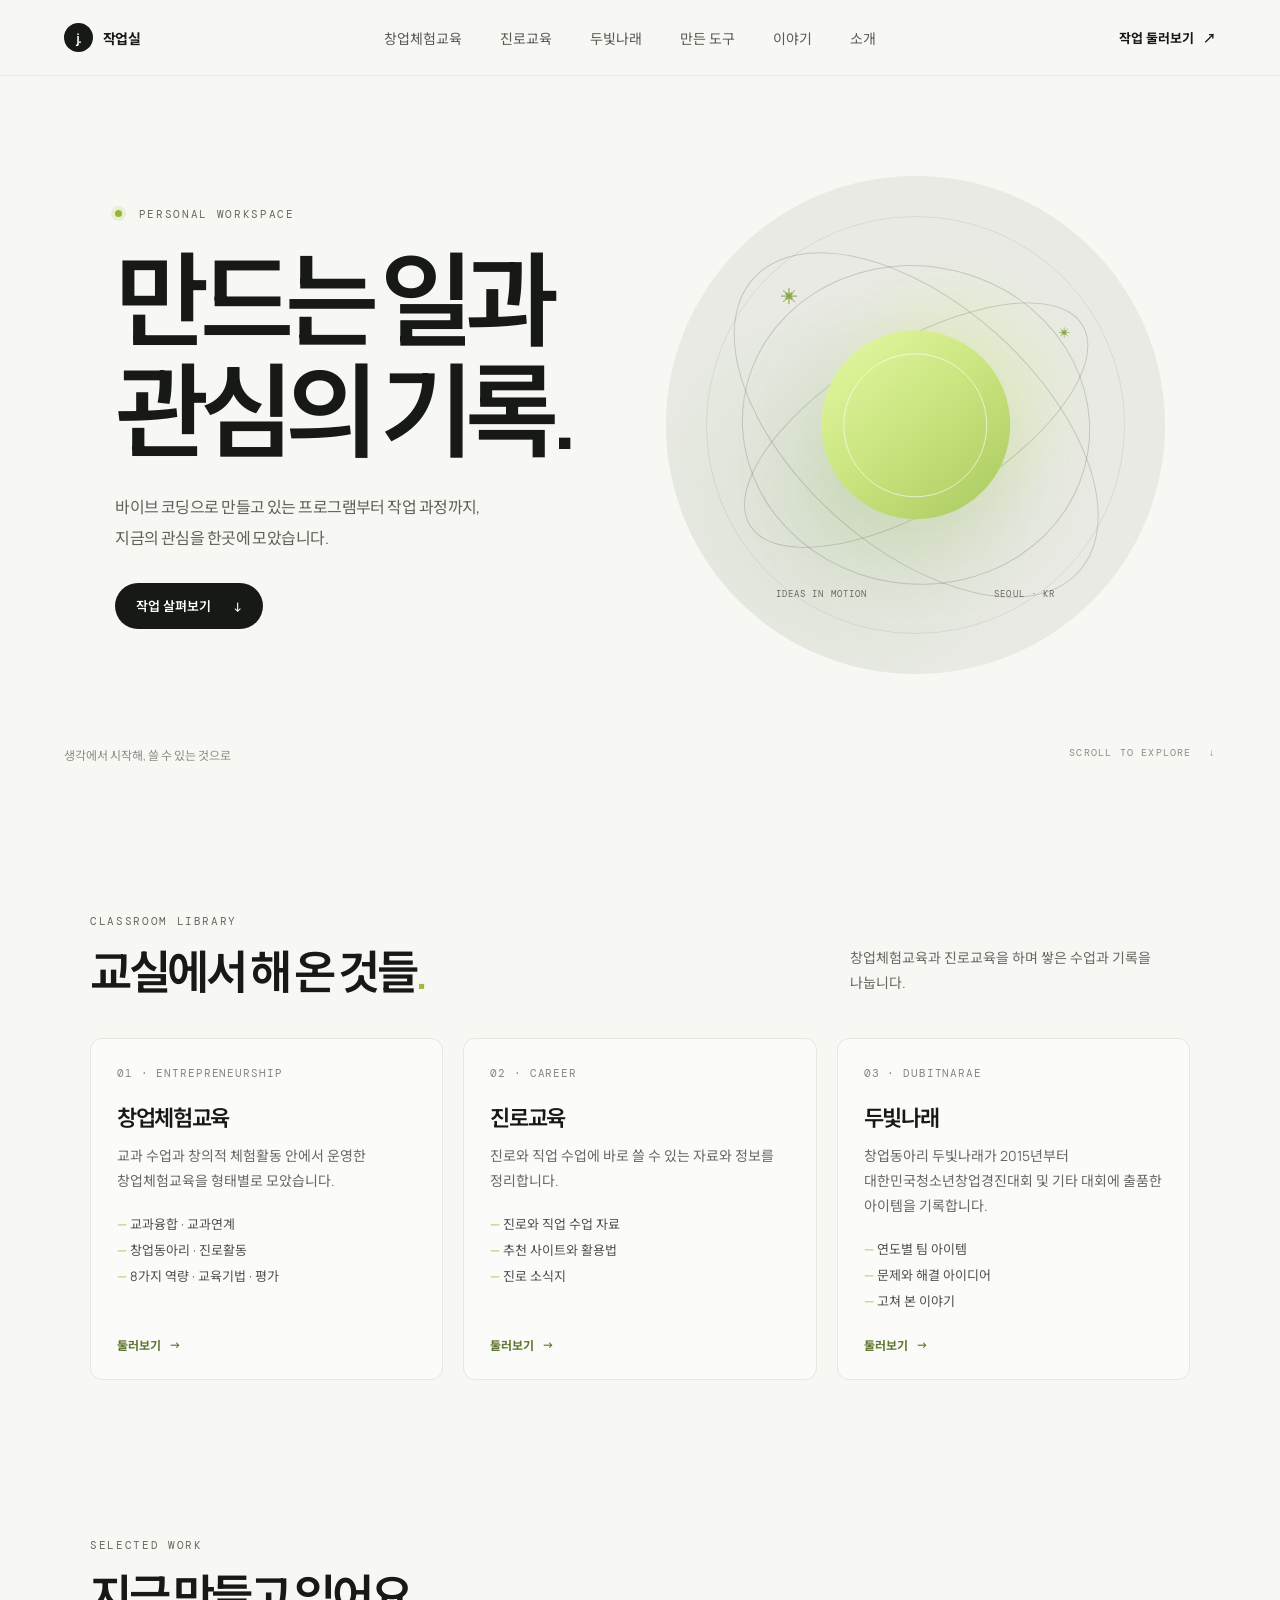
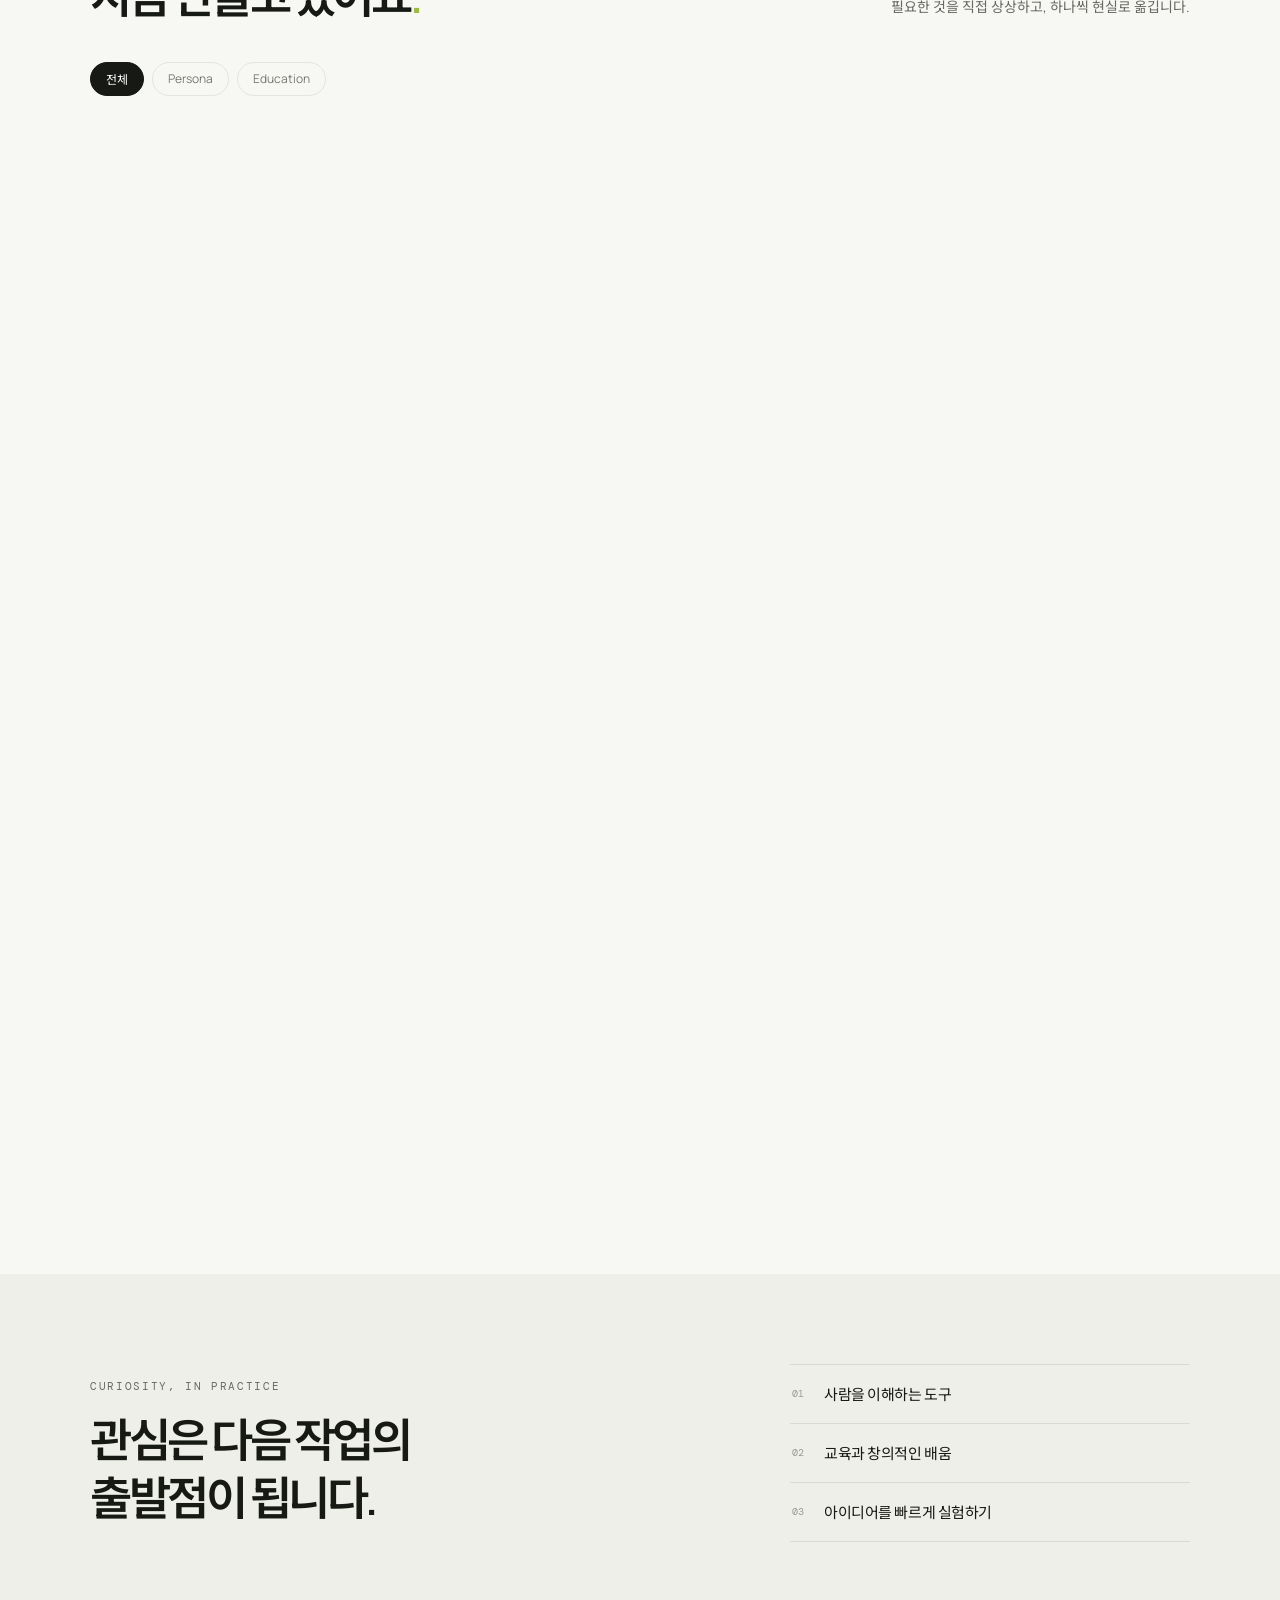
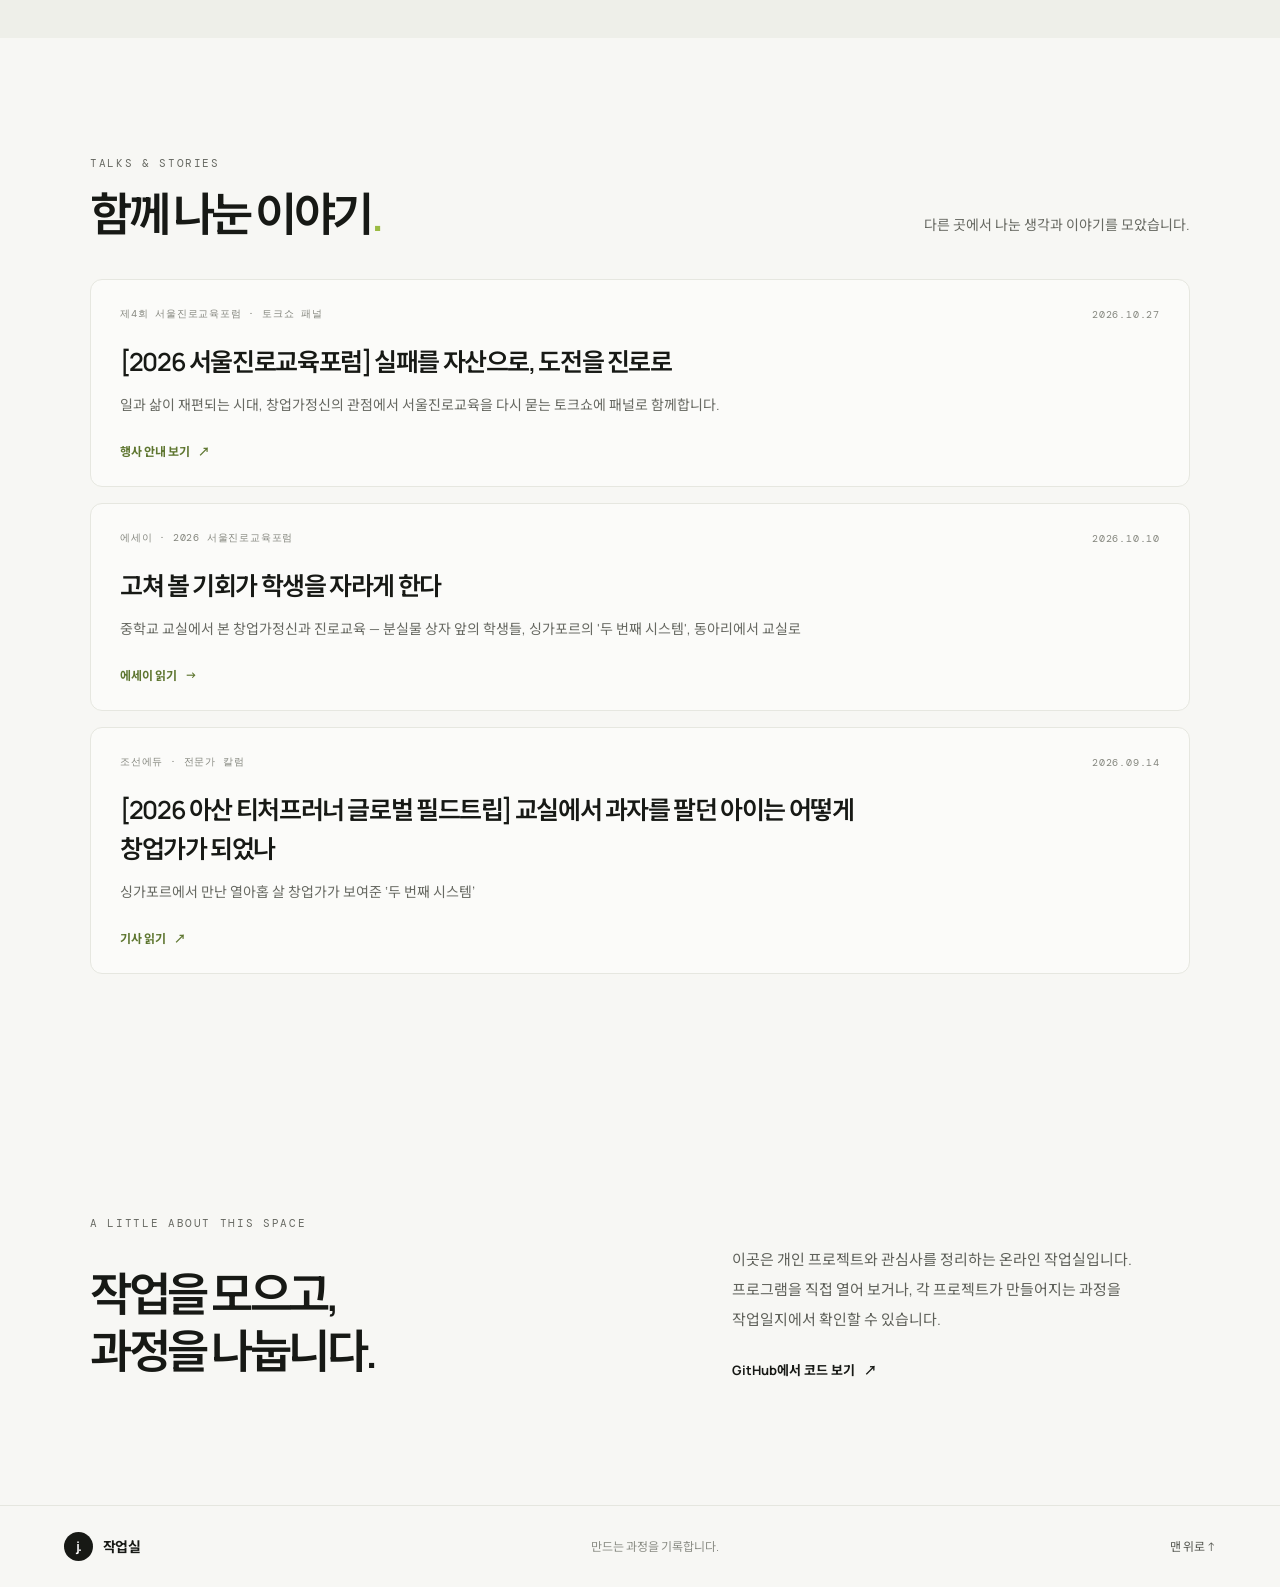
<file: index.html>
<!doctype html>
<html lang="ko">
  <head>
    <meta charset="utf-8" />
    <meta name="viewport" content="width=device-width, initial-scale=1" />
    <meta
      name="description"
      content="바이브 코딩으로 만드는 프로그램과 작업 과정을 모아 둔 개인 작업실입니다."
    />
    <meta name="theme-color" content="#f7f7f4" />
    <title>작업실 — 만드는 일과 관심의 기록</title>
    <link rel="stylesheet" href="styles.css" />
    <script src="projects.js" defer></script>
    <script src="home.js" defer></script>
  </head>
  <body id="top">
    <header class="site-header">
      <a class="wordmark" href="./" aria-label="작업실 홈">
        <span class="wordmark-mark" aria-hidden="true">j.</span>
        <span>작업실</span>
      </a>
      <nav class="main-nav" aria-label="주요 메뉴">
        <a href="entrepreneurship.html">창업체험교육</a>
        <a href="career.html">진로교육</a>
        <a href="dubitnarae.html">두빛나래</a>
        <a href="#projects">만든 도구</a>
        <a href="#stories">이야기</a>
        <a href="#about">소개</a>
      </nav>
      <a class="header-link" href="#projects">
        작업 둘러보기 <span aria-hidden="true">↗</span>
      </a>
    </header>

    <main>
      <section class="hero" aria-labelledby="hero-title">
        <div class="hero-copy">
          <p class="eyebrow"><span class="status-dot"></span> PERSONAL WORKSPACE</p>
          <h1 id="hero-title">만드는 일과<br />관심의 기록.</h1>
          <p class="hero-description">
            바이브 코딩으로 만들고 있는 프로그램부터 작업 과정까지,<br class="desktop-break" />
            지금의 관심을 한곳에 모았습니다.
          </p>
          <a class="button button-dark" href="#projects">
            작업 살펴보기 <span aria-hidden="true">↓</span>
          </a>
        </div>
        <div class="hero-art" aria-hidden="true">
          <div class="orbit orbit-one"></div>
          <div class="orbit orbit-two"></div>
          <div class="orbit orbit-three"></div>
          <div class="hero-sun"></div>
          <div class="hero-art-label">
            <span>IDEAS IN MOTION</span>
            <span>SEOUL · KR</span>
          </div>
          <span class="hero-art-star star-one">✳</span>
          <span class="hero-art-star star-two">✳</span>
        </div>
        <div class="hero-bottom">
          <span>생각에서 시작해, 쓸 수 있는 것으로</span>
          <span class="scroll-cue">SCROLL TO EXPLORE <span aria-hidden="true">↓</span></span>
        </div>
      </section>

      <section class="library-section section-wrap" id="library" aria-labelledby="library-title">
        <div class="section-heading">
          <div>
            <p class="eyebrow">CLASSROOM LIBRARY</p>
            <h2 id="library-title">교실에서 해 온 것들<span class="heading-period">.</span></h2>
          </div>
          <p class="section-intro">창업체험교육과 진로교육을 하며 쌓은 수업과 기록을 나눕니다.</p>
        </div>

        <div class="library-grid">
          <a class="library-card" href="entrepreneurship.html">
            <span class="library-num">01 · ENTREPRENEURSHIP</span>
            <h3>창업체험교육</h3>
            <p>교과 수업과 창의적 체험활동 안에서 운영한 창업체험교육을 형태별로 모았습니다.</p>
            <ul>
              <li>교과융합 · 교과연계</li>
              <li>창업동아리 · 진로활동</li>
              <li>8가지 역량 · 교육기법 · 평가</li>
            </ul>
            <span class="story-link">둘러보기 <span aria-hidden="true">→</span></span>
          </a>

          <a class="library-card" href="career.html">
            <span class="library-num">02 · CAREER</span>
            <h3>진로교육</h3>
            <p>진로와 직업 수업에 바로 쓸 수 있는 자료와 정보를 정리합니다.</p>
            <ul>
              <li>진로와 직업 수업 자료</li>
              <li>추천 사이트와 활용법</li>
              <li>진로 소식지</li>
            </ul>
            <span class="story-link">둘러보기 <span aria-hidden="true">→</span></span>
          </a>

          <a class="library-card" href="dubitnarae.html">
            <span class="library-num">03 · DUBITNARAE</span>
            <h3>두빛나래</h3>
            <p>창업동아리 두빛나래가 2015년부터 대한민국청소년창업경진대회 및 기타 대회에 출품한 아이템을 기록합니다.</p>
            <ul>
              <li>연도별 팀 아이템</li>
              <li>문제와 해결 아이디어</li>
              <li>고쳐 본 이야기</li>
            </ul>
            <span class="story-link">둘러보기 <span aria-hidden="true">→</span></span>
          </a>
        </div>
      </section>

      <section class="projects-section section-wrap" id="projects" aria-labelledby="projects-title">
        <div class="section-heading">
          <div>
            <p class="eyebrow">SELECTED WORK</p>
            <h2 id="projects-title">지금 만들고 있어요<span class="heading-period">.</span></h2>
          </div>
          <p class="section-intro">필요한 것을 직접 상상하고, 하나씩 현실로 옮깁니다.</p>
        </div>

        <div class="filter-list" role="group" aria-label="프로젝트 카테고리">
          <button class="filter-button is-active" type="button" data-filter="all" aria-pressed="true">전체</button>
          <button class="filter-button" type="button" data-filter="persona" aria-pressed="false">Persona</button>
          <button class="filter-button" type="button" data-filter="education" aria-pressed="false">Education</button>
        </div>

        <div class="project-grid" id="project-grid" aria-live="polite"></div>
      </section>

      <section class="interests-section" id="interests" aria-labelledby="interests-title">
        <div class="section-wrap interests-inner">
          <div>
            <p class="eyebrow">CURIOSITY, IN PRACTICE</p>
            <h2 id="interests-title">관심은 다음 작업의<br />출발점이 됩니다.</h2>
          </div>
          <div class="interest-list" aria-label="관심 분야 목록">
            <span class="interest-item"><span>01</span> 사람을 이해하는 도구</span>
            <span class="interest-item"><span>02</span> 교육과 창의적인 배움</span>
            <span class="interest-item"><span>03</span> 아이디어를 빠르게 실험하기</span>
          </div>
        </div>
      </section>

      <section class="stories-section section-wrap" id="stories" aria-labelledby="stories-title">
        <div class="section-heading">
          <div>
            <p class="eyebrow">TALKS &amp; STORIES</p>
            <h2 id="stories-title">함께 나눈 이야기<span class="heading-period">.</span></h2>
          </div>
          <p class="section-intro">다른 곳에서 나눈 생각과 이야기를 모았습니다.</p>
        </div>

        <a
          class="story-card"
          href="https://scef2026.eventalk.live/"
          target="_blank"
          rel="noopener noreferrer"
        >
          <div class="story-meta">
            <span>제4회 서울진로교육포럼 · 토크쇼 패널</span>
            <time datetime="2026-10-27">2026.10.27</time>
          </div>
          <h3>[2026 서울진로교육포럼] 실패를 자산으로, 도전을 진로로</h3>
          <p>일과 삶이 재편되는 시대, 창업가정신의 관점에서 서울진로교육을 다시 묻는 토크쇼에 패널로 함께합니다.</p>
          <span class="story-link">행사 안내 보기 <span aria-hidden="true">↗</span></span>
        </a>

        <a class="story-card" href="essay-forum-2026.html">
          <div class="story-meta">
            <span>에세이 · 2026 서울진로교육포럼</span>
            <time datetime="2026-10-10">2026.10.10</time>
          </div>
          <h3>고쳐 볼 기회가 학생을 자라게 한다</h3>
          <p>중학교 교실에서 본 창업가정신과 진로교육 — 분실물 상자 앞의 학생들, 싱가포르의 '두 번째 시스템', 동아리에서 교실로</p>
          <span class="story-link">에세이 읽기 <span aria-hidden="true">→</span></span>
        </a>

        <a
          class="story-card"
          href="https://edu.chosun.com/m/edu_article.html?contid=2026091480011"
          target="_blank"
          rel="noopener noreferrer"
        >
          <div class="story-meta">
            <span>조선에듀 · 전문가 칼럼</span>
            <time datetime="2026-09-14">2026.09.14</time>
          </div>
          <h3>[2026 아산 티처프러너 글로벌 필드트립] 교실에서 과자를 팔던 아이는 어떻게 창업가가 되었나</h3>
          <p>싱가포르에서 만난 열아홉 살 창업가가 보여준 ‘두 번째 시스템’</p>
          <span class="story-link">기사 읽기 <span aria-hidden="true">↗</span></span>
        </a>
      </section>

      <section class="about-section section-wrap" id="about" aria-labelledby="about-title">
        <p class="eyebrow">A LITTLE ABOUT THIS SPACE</p>
        <div class="about-copy">
          <h2 id="about-title">작업을 모으고,<br />과정을 나눕니다.</h2>
          <div>
            <p>
              이곳은 개인 프로젝트와 관심사를 정리하는 온라인 작업실입니다.
              프로그램을 직접 열어 보거나, 각 프로젝트가 만들어지는 과정을 작업일지에서 확인할 수 있습니다.
            </p>
            <a class="text-link" href="https://github.com/eduicms7-cyber" target="_blank" rel="noopener noreferrer">GitHub에서 코드 보기 <span aria-hidden="true">↗</span></a>
          </div>
        </div>
      </section>
    </main>

    <footer class="site-footer">
      <a class="wordmark footer-wordmark" href="./">
        <span class="wordmark-mark" aria-hidden="true">j.</span>
        <span>작업실</span>
      </a>
      <span>만드는 과정을 기록합니다.</span>
      <a href="#top" class="back-to-top">맨 위로 ↑</a>
    </footer>
  </body>
</html>
</file>
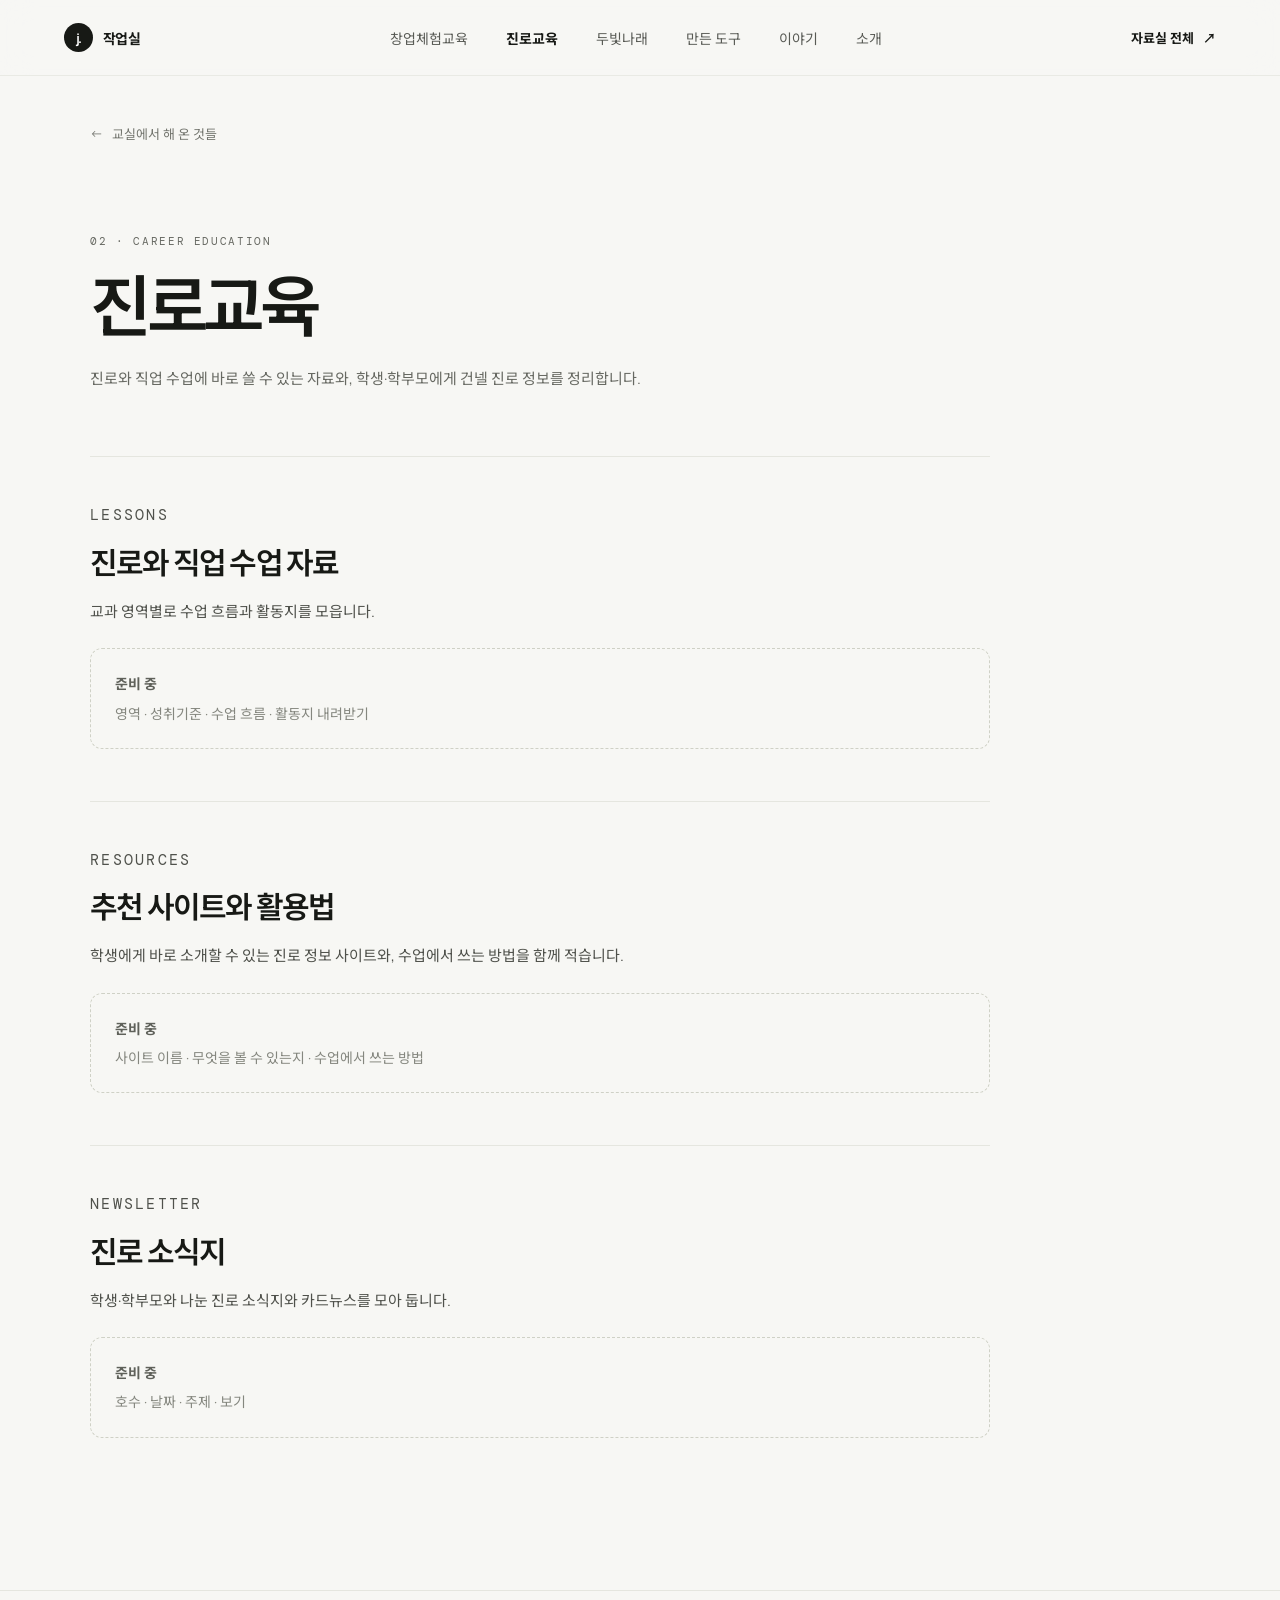
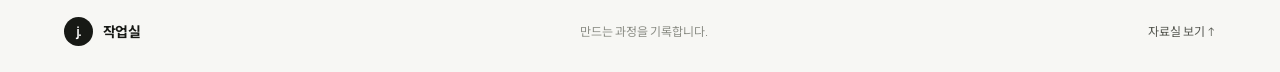
<file: career.html>
<!doctype html>
<html lang="ko">
  <head>
    <meta charset="utf-8" />
    <meta name="viewport" content="width=device-width, initial-scale=1" />
    <meta name="theme-color" content="#f7f7f4" />
    <meta name="description" content="진로와 직업 수업 자료와 진로 정보 모음" />
    <title>진로교육 — 작업실</title>
    <link rel="stylesheet" href="styles.css" />
  </head>
  <body>
    <header class="site-header">
      <a class="wordmark" href="./" aria-label="작업실 홈">
        <span class="wordmark-mark" aria-hidden="true">j.</span>
        <span>작업실</span>
      </a>
      <nav class="main-nav" aria-label="주요 메뉴">
        <a href="entrepreneurship.html">창업체험교육</a>
        <a href="career.html" aria-current="page">진로교육</a>
        <a href="dubitnarae.html">두빛나래</a>
        <a href="./#projects">만든 도구</a>
        <a href="./#stories">이야기</a>
        <a href="./#about">소개</a>
      </nav>
      <a class="header-link" href="./#library">자료실 전체 <span aria-hidden="true">↗</span></a>
    </header>

    <main class="log-main section-wrap">
      <a class="back-link" href="./#library"><span aria-hidden="true">←</span> 교실에서 해 온 것들</a>

      <div class="log-hero">
        <p class="eyebrow">02 · CAREER EDUCATION</p>
        <h1>진로교육</h1>
        <p class="log-description">
          진로와 직업 수업에 바로 쓸 수 있는 자료와, 학생·학부모에게 건넬 진로 정보를 정리합니다.
        </p>
      </div>

      <section class="page-section" id="lessons" aria-labelledby="lessons-title">
        <p class="eyebrow">LESSONS</p>
        <h2 id="lessons-title">진로와 직업 수업 자료</h2>
        <p>교과 영역별로 수업 흐름과 활동지를 모읍니다.</p>
        <div class="placeholder-box">
          <strong>준비 중</strong>
          영역 · 성취기준 · 수업 흐름 · 활동지 내려받기
        </div>
      </section>

      <section class="page-section" id="resources" aria-labelledby="resources-title">
        <p class="eyebrow">RESOURCES</p>
        <h2 id="resources-title">추천 사이트와 활용법</h2>
        <p>학생에게 바로 소개할 수 있는 진로 정보 사이트와, 수업에서 쓰는 방법을 함께 적습니다.</p>
        <div class="placeholder-box">
          <strong>준비 중</strong>
          사이트 이름 · 무엇을 볼 수 있는지 · 수업에서 쓰는 방법
        </div>
      </section>

      <section class="page-section" id="newsletter" aria-labelledby="newsletter-title">
        <p class="eyebrow">NEWSLETTER</p>
        <h2 id="newsletter-title">진로 소식지</h2>
        <p>학생·학부모와 나눈 진로 소식지와 카드뉴스를 모아 둡니다.</p>
        <div class="placeholder-box">
          <strong>준비 중</strong>
          호수 · 날짜 · 주제 · 보기
        </div>
      </section>
    </main>

    <footer class="site-footer">
      <a class="wordmark footer-wordmark" href="./">
        <span class="wordmark-mark" aria-hidden="true">j.</span>
        <span>작업실</span>
      </a>
      <span>만드는 과정을 기록합니다.</span>
      <a href="./#library" class="back-to-top">자료실 보기 ↑</a>
    </footer>
  </body>
</html>
</file>
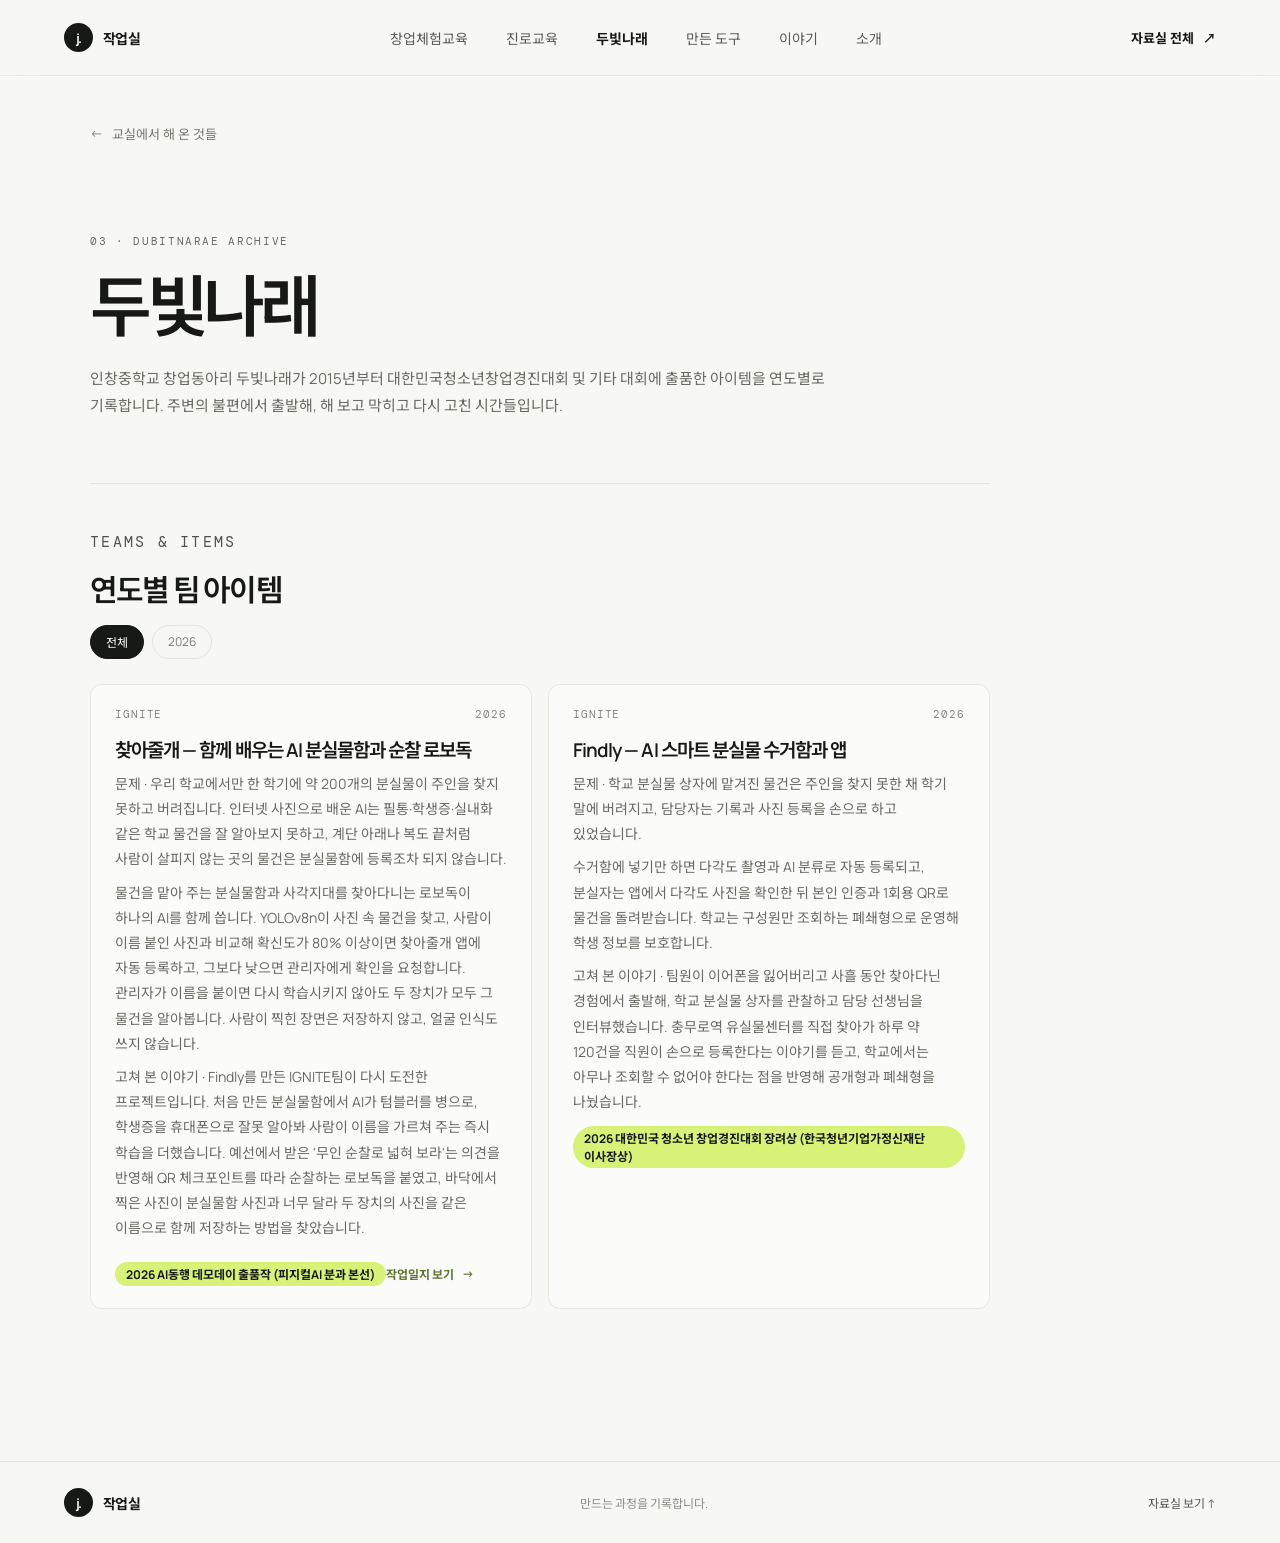
<file: dubitnarae.html>
<!doctype html>
<html lang="ko">
  <head>
    <meta charset="utf-8" />
    <meta name="viewport" content="width=device-width, initial-scale=1" />
    <meta name="theme-color" content="#f7f7f4" />
    <meta name="description" content="인창중 창업동아리 두빛나래의 대한민국청소년창업경진대회 및 기타 대회 출품 팀별 아이템 기록" />
    <title>두빛나래 — 작업실</title>
    <link rel="stylesheet" href="styles.css" />
    <script src="dubitnarae.js" defer></script>
    <script src="dubitnarae-page.js" defer></script>
  </head>
  <body>
    <header class="site-header">
      <a class="wordmark" href="./" aria-label="작업실 홈">
        <span class="wordmark-mark" aria-hidden="true">j.</span>
        <span>작업실</span>
      </a>
      <nav class="main-nav" aria-label="주요 메뉴">
        <a href="entrepreneurship.html">창업체험교육</a>
        <a href="career.html">진로교육</a>
        <a href="dubitnarae.html" aria-current="page">두빛나래</a>
        <a href="./#projects">만든 도구</a>
        <a href="./#stories">이야기</a>
        <a href="./#about">소개</a>
      </nav>
      <a class="header-link" href="./#library">자료실 전체 <span aria-hidden="true">↗</span></a>
    </header>

    <main class="log-main section-wrap">
      <a class="back-link" href="./#library"><span aria-hidden="true">←</span> 교실에서 해 온 것들</a>

      <div class="log-hero">
        <p class="eyebrow">03 · DUBITNARAE ARCHIVE</p>
        <h1>두빛나래</h1>
        <p class="log-description">
          인창중학교 창업동아리 두빛나래가 2015년부터 대한민국청소년창업경진대회 및 기타 대회에 출품한 아이템을 연도별로 기록합니다.
          주변의 불편에서 출발해, 해 보고 막히고 다시 고친 시간들입니다.
        </p>
      </div>

      <section class="page-section" aria-labelledby="teams-title">
        <p class="eyebrow">TEAMS &amp; ITEMS</p>
        <h2 id="teams-title">연도별 팀 아이템</h2>
        <div class="filter-list" id="year-filter" role="group" aria-label="참가 연도"></div>
        <div class="team-grid" id="team-grid" aria-live="polite"></div>
      </section>
    </main>

    <footer class="site-footer">
      <a class="wordmark footer-wordmark" href="./">
        <span class="wordmark-mark" aria-hidden="true">j.</span>
        <span>작업실</span>
      </a>
      <span>만드는 과정을 기록합니다.</span>
      <a href="./#library" class="back-to-top">자료실 보기 ↑</a>
    </footer>
  </body>
</html>
</file>
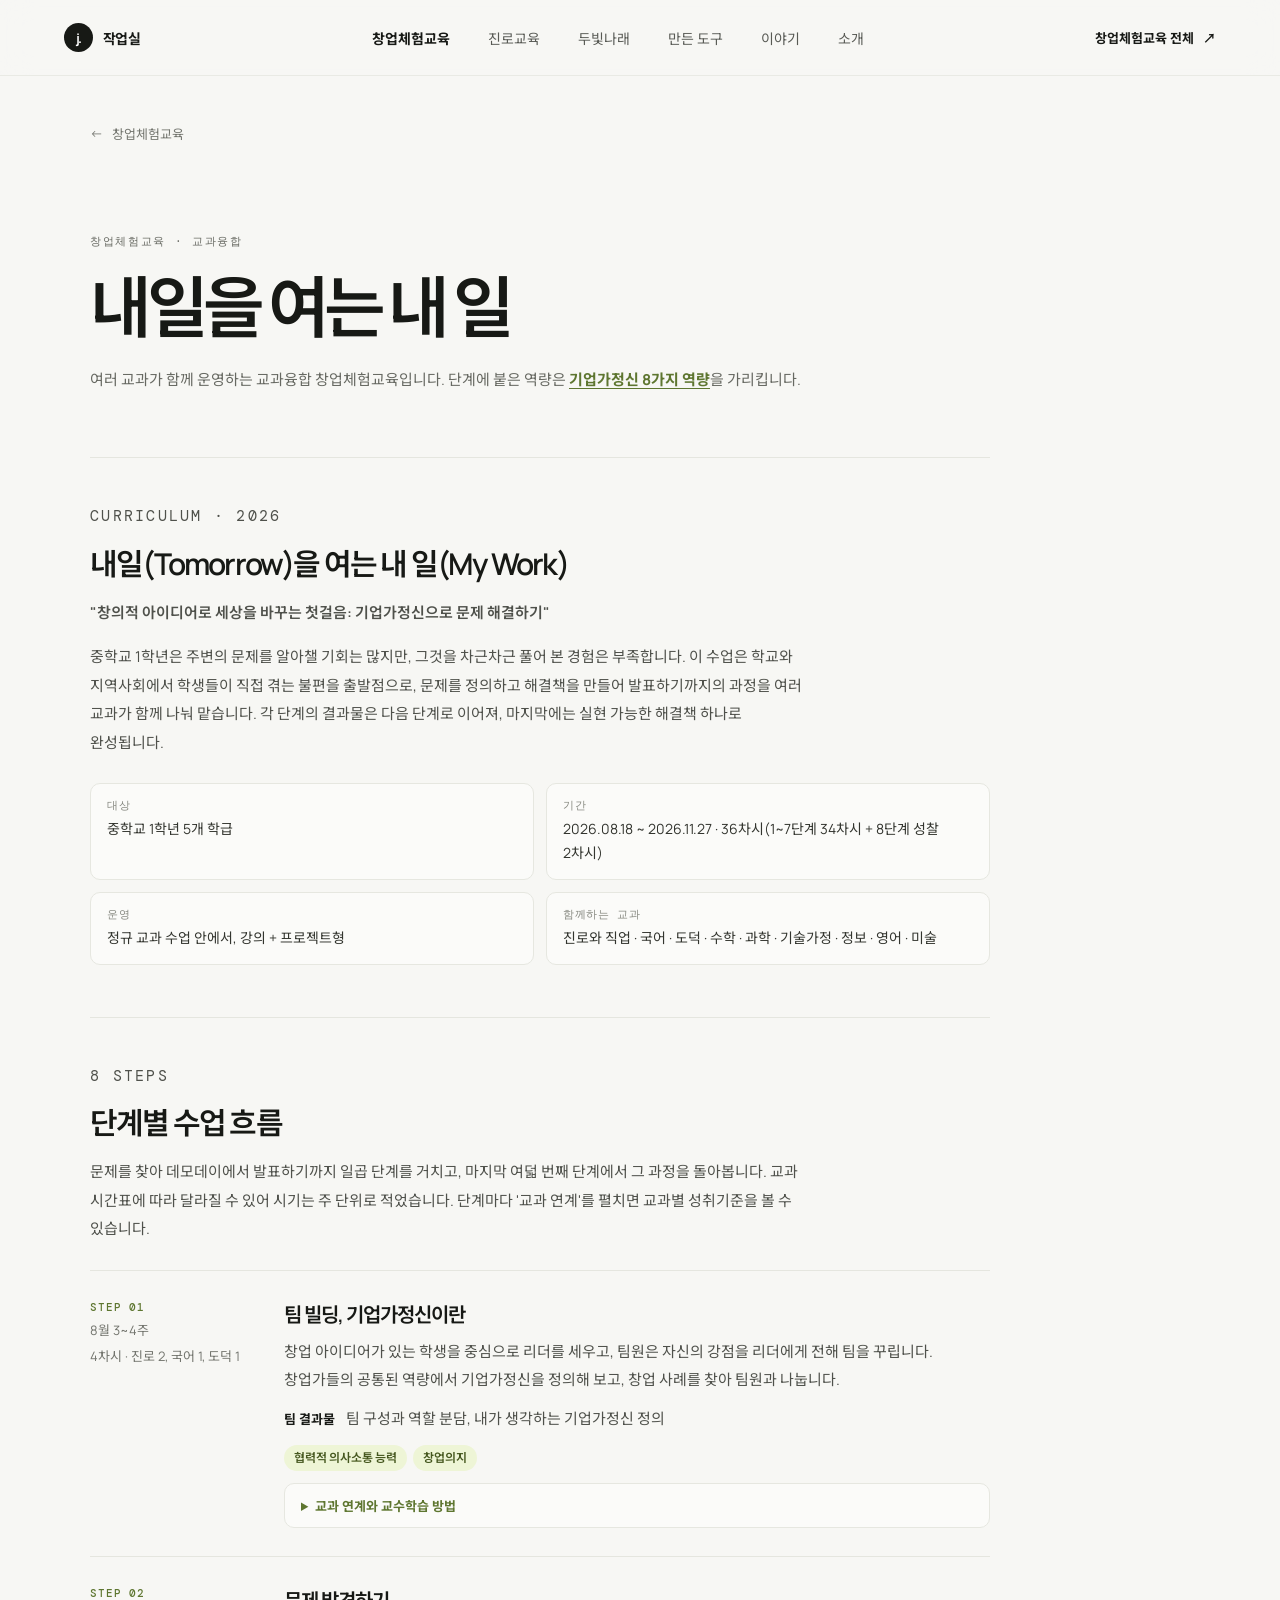
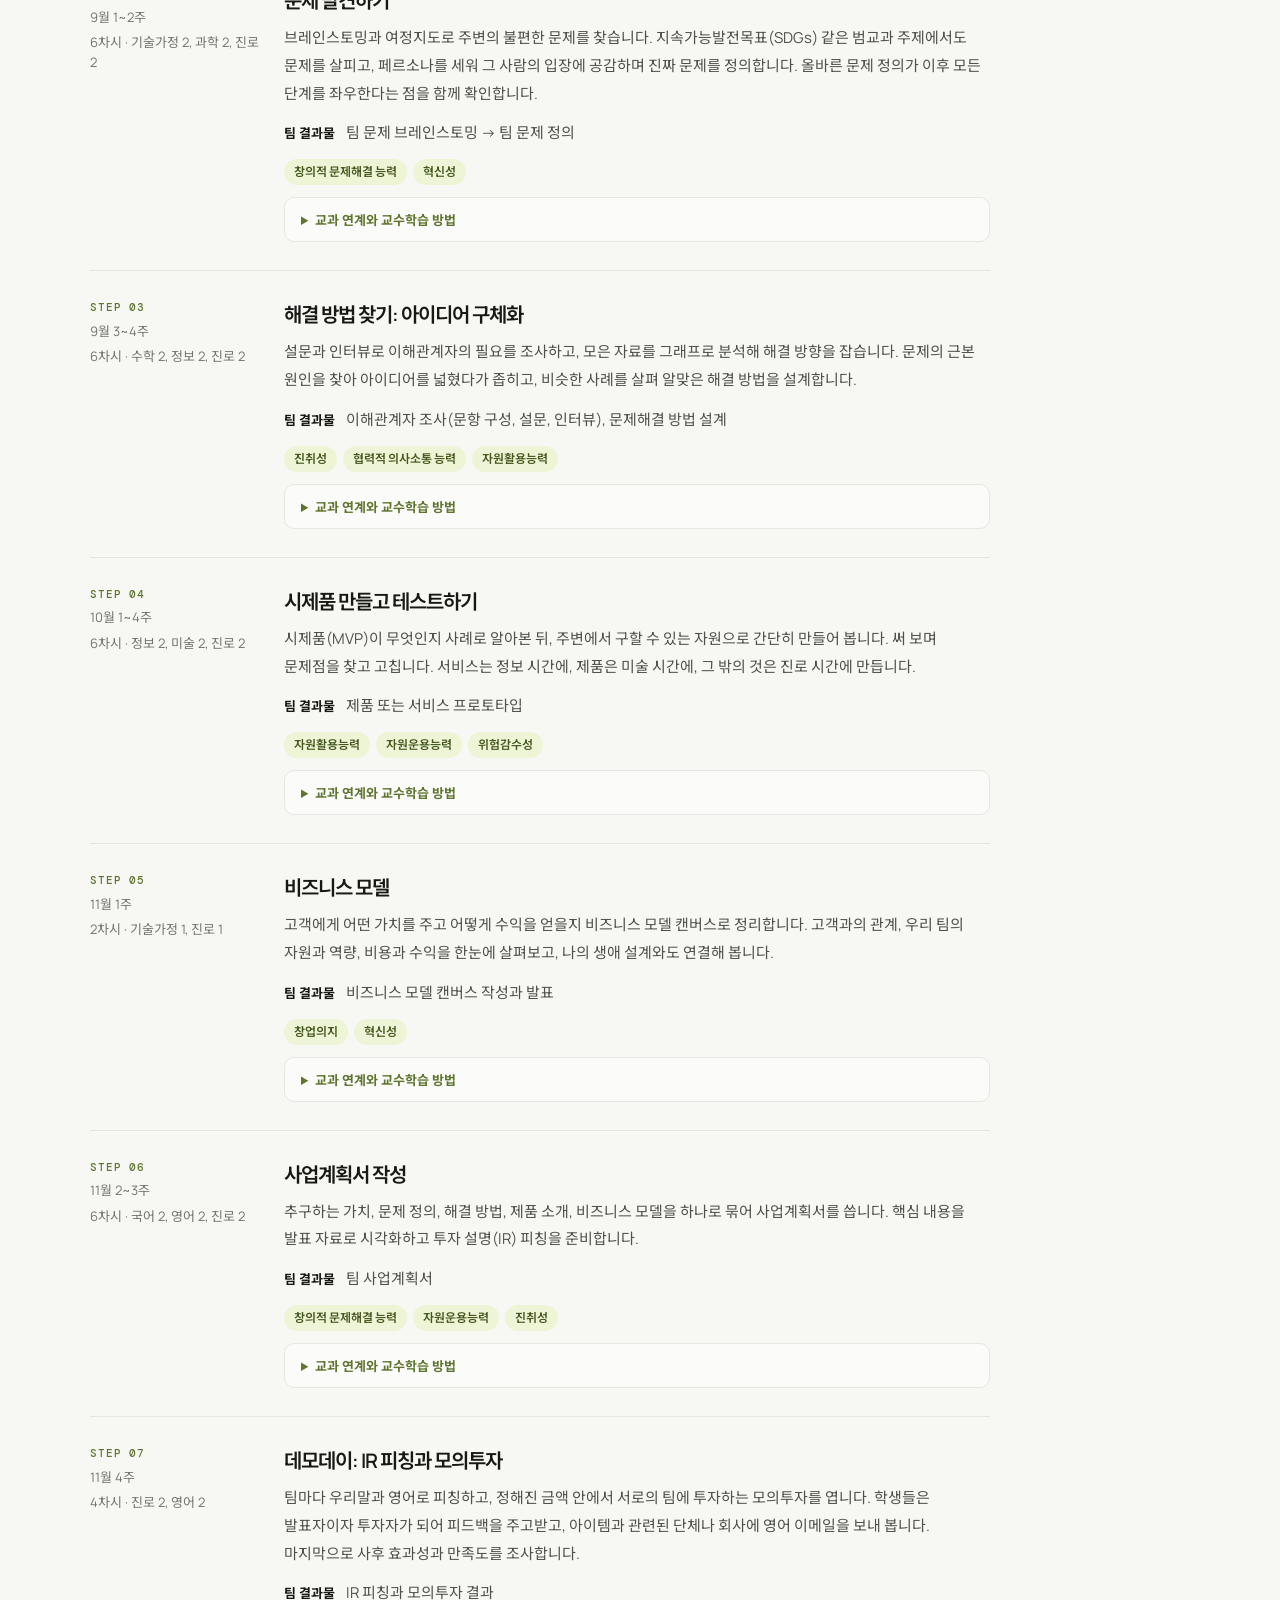
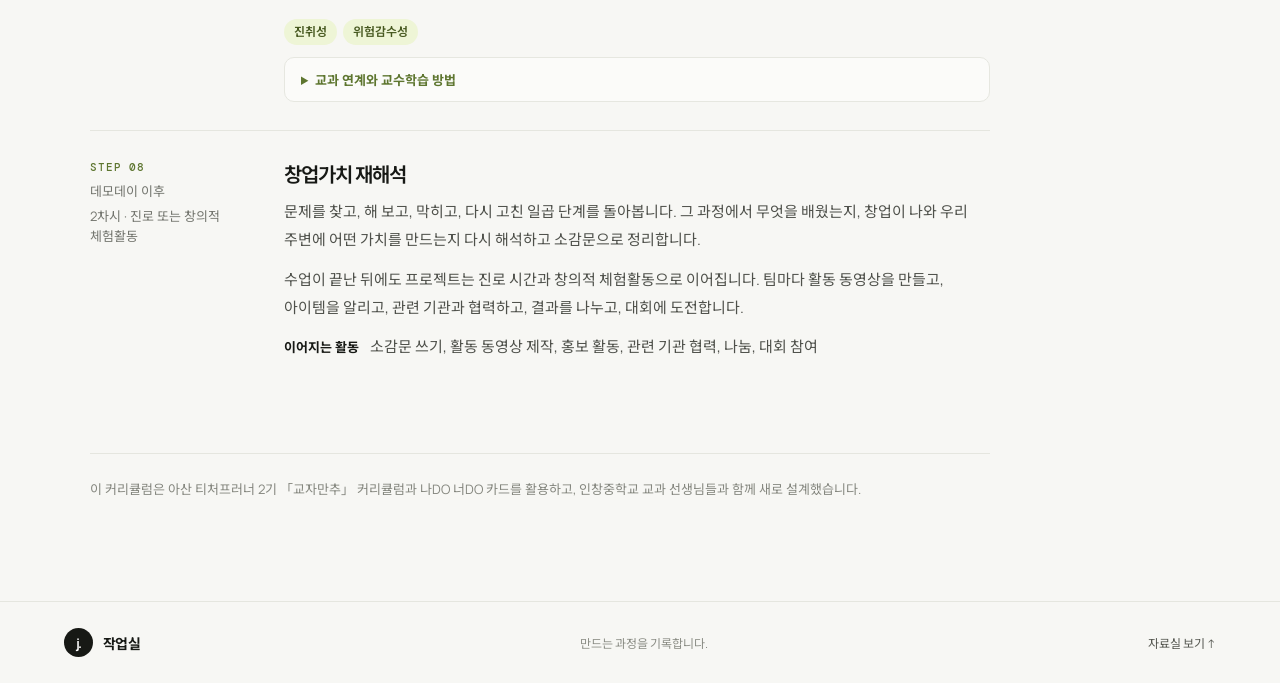
<file: entrepreneurship-convergence.html>
<!doctype html>
<html lang="ko">
  <head>
    <meta charset="utf-8" />
    <meta name="viewport" content="width=device-width, initial-scale=1" />
    <meta name="theme-color" content="#f7f7f4" />
    <meta name="description" content="교과융합 창업체험교육 「내일을 여는 내 일」 커리큘럼과 교육기법 모음" />
    <title>내일을 여는 내 일 — 작업실</title>
    <link rel="stylesheet" href="styles.css" />
  </head>
  <body>
    <header class="site-header">
      <a class="wordmark" href="./" aria-label="작업실 홈">
        <span class="wordmark-mark" aria-hidden="true">j.</span>
        <span>작업실</span>
      </a>
      <nav class="main-nav" aria-label="주요 메뉴">
        <a href="entrepreneurship.html" aria-current="page">창업체험교육</a>
        <a href="career.html">진로교육</a>
        <a href="dubitnarae.html">두빛나래</a>
        <a href="./#projects">만든 도구</a>
        <a href="./#stories">이야기</a>
        <a href="./#about">소개</a>
      </nav>
      <a class="header-link" href="entrepreneurship.html">창업체험교육 전체 <span aria-hidden="true">↗</span></a>
    </header>

    <main class="log-main section-wrap">
      <a class="back-link" href="entrepreneurship.html"><span aria-hidden="true">←</span> 창업체험교육</a>

      <div class="log-hero">
        <p class="eyebrow">창업체험교육 · 교과융합</p>
        <h1>내일을 여는 내 일</h1>
        <p class="log-description">
          여러 교과가 함께 운영하는 교과융합 창업체험교육입니다. 단계에 붙은 역량은
          <a class="inline-link" href="entrepreneurship.html#competencies">기업가정신 8가지 역량</a>을 가리킵니다.
        </p>
      </div>

      <section class="page-section" id="curriculum" aria-labelledby="curriculum-title">
        <p class="eyebrow">CURRICULUM · 2026</p>
        <h2 id="curriculum-title">내일(Tomorrow)을 여는 내 일(My Work)</h2>
        <p class="curriculum-theme">"창의적 아이디어로 세상을 바꾸는 첫걸음: 기업가정신으로 문제 해결하기"</p>
        <p>
          중학교 1학년은 주변의 문제를 알아챌 기회는 많지만, 그것을 차근차근 풀어 본 경험은 부족합니다.
          이 수업은 학교와 지역사회에서 학생들이 직접 겪는 불편을 출발점으로, 문제를 정의하고 해결책을 만들어
          발표하기까지의 과정을 여러 교과가 함께 나눠 맡습니다. 각 단계의 결과물은 다음 단계로 이어져,
          마지막에는 실현 가능한 해결책 하나로 완성됩니다.
        </p>

        <dl class="fact-list">
          <div><dt>대상</dt><dd>중학교 1학년 5개 학급</dd></div>
          <div><dt>기간</dt><dd>2026.08.18 ~ 2026.11.27 · 36차시(1~7단계 34차시 + 8단계 성찰 2차시)</dd></div>
          <div><dt>운영</dt><dd>정규 교과 수업 안에서, 강의 + 프로젝트형</dd></div>
          <div><dt>함께하는 교과</dt><dd>진로와 직업 · 국어 · 도덕 · 수학 · 과학 · 기술가정 · 정보 · 영어 · 미술</dd></div>
        </dl>
      </section>

      <section class="page-section" id="steps" aria-labelledby="steps-title">
        <p class="eyebrow">8 STEPS</p>
        <h2 id="steps-title">단계별 수업 흐름</h2>
        <p>
          문제를 찾아 데모데이에서 발표하기까지 일곱 단계를 거치고, 마지막 여덟 번째 단계에서 그 과정을 돌아봅니다.
          교과 시간표에 따라 달라질 수 있어 시기는 주 단위로 적었습니다. 단계마다 '교과 연계'를 펼치면 교과별 성취기준을 볼 수 있습니다.
        </p>

        <ol class="step-list">
          <li class="step-card">
            <div class="step-when">
              <span class="library-num">STEP 01</span>
              <span>8월 3~4주</span>
              <span>4차시 · 진로 2, 국어 1, 도덕 1</span>
            </div>
            <div>
              <h3>팀 빌딩, 기업가정신이란</h3>
              <p>
                창업 아이디어가 있는 학생을 중심으로 리더를 세우고, 팀원은 자신의 강점을 리더에게 전해 팀을 꾸립니다.
                창업가들의 공통된 역량에서 기업가정신을 정의해 보고, 창업 사례를 찾아 팀원과 나눕니다.
              </p>
              <p class="step-output"><strong>팀 결과물</strong> 팀 구성과 역할 분담, 내가 생각하는 기업가정신 정의</p>
              <p class="step-tags"><span>협력적 의사소통 능력</span><span>창업의지</span></p>
              <details class="step-detail">
                <summary>교과 연계와 교수학습 방법</summary>
                <ul>
                  <li><strong>진로와 직업</strong> [9진로02-06] 창업의 특성과 기업가정신 이해 — 사전 효과성 조사, 창업 사례 찾아 소개하기(나DO 너DO 카드)</li>
                  <li><strong>국어</strong> [9국03-05] 자신의 삶과 경험을 진솔하게 표현하는 글 — 팀을 꾸릴 때 내 강점을 설득력 있게 전하기</li>
                  <li><strong>도덕</strong> [9도02-02] 친구의 의미와 서로 존중하는 관계 — 팀 빌딩과 협력</li>
                </ul>
                <p>강의형 · 참여형 · 협력학습 · 토론형 · 사례기반학습 · 성찰활동</p>
              </details>
            </div>
          </li>

          <li class="step-card">
            <div class="step-when">
              <span class="library-num">STEP 02</span>
              <span>9월 1~2주</span>
              <span>6차시 · 기술가정 2, 과학 2, 진로 2</span>
            </div>
            <div>
              <h3>문제 발견하기</h3>
              <p>
                브레인스토밍과 여정지도로 주변의 불편한 문제를 찾습니다. 지속가능발전목표(SDGs) 같은 범교과 주제에서도
                문제를 살피고, 페르소나를 세워 그 사람의 입장에 공감하며 진짜 문제를 정의합니다.
                올바른 문제 정의가 이후 모든 단계를 좌우한다는 점을 함께 확인합니다.
              </p>
              <p class="step-output"><strong>팀 결과물</strong> 팀 문제 브레인스토밍 → 팀 문제 정의</p>
              <p class="step-tags"><span>창의적 문제해결 능력</span><span>혁신성</span></p>
              <details class="step-detail">
                <summary>교과 연계와 교수학습 방법</summary>
                <ul>
                  <li><strong>기술가정</strong> [9기가03-01] 생활 자원 관리 문제 분석 — 생활 자원 문제를 풀 아이디어 제안</li>
                  <li><strong>과학</strong> [9과04-03] 물질의 상태 변화 — 그 원리로 실생활 문제를 찾고 아이디어 내기(서울과학전람회 학교 예선과 연계)</li>
                  <li><strong>진로와 직업</strong> [9진로02-03] 관심 분야의 진로 정보 탐색 — 관심 진로 분야의 문제 찾기</li>
                </ul>
                <p>강의형 · 관찰학습 · 협력학습 · 프로젝트기반학습</p>
              </details>
            </div>
          </li>

          <li class="step-card">
            <div class="step-when">
              <span class="library-num">STEP 03</span>
              <span>9월 3~4주</span>
              <span>6차시 · 수학 2, 정보 2, 진로 2</span>
            </div>
            <div>
              <h3>해결 방법 찾기: 아이디어 구체화</h3>
              <p>
                설문과 인터뷰로 이해관계자의 필요를 조사하고, 모은 자료를 그래프로 분석해 해결 방향을 잡습니다.
                문제의 근본 원인을 찾아 아이디어를 넓혔다가 좁히고, 비슷한 사례를 살펴 알맞은 해결 방법을 설계합니다.
              </p>
              <p class="step-output"><strong>팀 결과물</strong> 이해관계자 조사(문항 구성, 설문, 인터뷰), 문제해결 방법 설계</p>
              <p class="step-tags"><span>진취성</span><span>협력적 의사소통 능력</span><span>자원활용능력</span></p>
              <details class="step-detail">
                <summary>교과 연계와 교수학습 방법</summary>
                <ul>
                  <li><strong>진로와 직업</strong> [9진로02-06] — 자료 조사와 시장 분석으로 아이디어의 가능성 판단하기</li>
                  <li><strong>수학</strong> [9수02-06] 상황을 그래프로 나타내고 해석하기 — 조사 결과를 그래프로 보고 아이디어 평가</li>
                  <li><strong>정보</strong> [9정03-04] 문제 해결 전략을 골라 알고리즘 설계 — 해결 방안을 알고리즘으로 구체화</li>
                </ul>
                <p>강의 · 실습 · 협력학습 · 프로젝트기반학습 · 토론</p>
              </details>
            </div>
          </li>

          <li class="step-card">
            <div class="step-when">
              <span class="library-num">STEP 04</span>
              <span>10월 1~4주</span>
              <span>6차시 · 정보 2, 미술 2, 진로 2</span>
            </div>
            <div>
              <h3>시제품 만들고 테스트하기</h3>
              <p>
                시제품(MVP)이 무엇인지 사례로 알아본 뒤, 주변에서 구할 수 있는 자원으로 간단히 만들어 봅니다.
                써 보며 문제점을 찾고 고칩니다. 서비스는 정보 시간에, 제품은 미술 시간에, 그 밖의 것은 진로 시간에 만듭니다.
              </p>
              <p class="step-output"><strong>팀 결과물</strong> 제품 또는 서비스 프로토타입</p>
              <p class="step-tags"><span>자원활용능력</span><span>자원운용능력</span><span>위험감수성</span></p>
              <details class="step-detail">
                <summary>교과 연계와 교수학습 방법</summary>
                <ul>
                  <li><strong>정보</strong> [9정03-08] 실생활 문제를 프로그래밍으로 해결 — 서비스 시제품</li>
                  <li><strong>미술</strong> [9미02-03] 다양한 재료와 매체로 주제 표현 — 제품 시제품</li>
                  <li><strong>진로와 직업</strong> [9진로02-06] — 핵심 기능 중심으로 만들어 빠르게 테스트하고 고치기</li>
                </ul>
                <p>강의 · 시연 · 실습 · 협력 · 발표와 피드백</p>
              </details>
            </div>
          </li>

          <li class="step-card">
            <div class="step-when">
              <span class="library-num">STEP 05</span>
              <span>11월 1주</span>
              <span>2차시 · 기술가정 1, 진로 1</span>
            </div>
            <div>
              <h3>비즈니스 모델</h3>
              <p>
                고객에게 어떤 가치를 주고 어떻게 수익을 얻을지 비즈니스 모델 캔버스로 정리합니다.
                고객과의 관계, 우리 팀의 자원과 역량, 비용과 수익을 한눈에 살펴보고, 나의 생애 설계와도 연결해 봅니다.
              </p>
              <p class="step-output"><strong>팀 결과물</strong> 비즈니스 모델 캔버스 작성과 발표</p>
              <p class="step-tags"><span>창업의지</span><span>혁신성</span></p>
              <details class="step-detail">
                <summary>교과 연계와 교수학습 방법</summary>
                <ul>
                  <li><strong>진로와 직업</strong> [9진로02-04] [9진로02-06] — 비즈니스 모델 캔버스를 이해하고 자신의 진로 설계에 적용하기</li>
                  <li><strong>기술가정</strong> [9기가03-05] 소비자의 권리와 책임 있는 소비 — 지속 가능한 비즈니스 아이디어 개발(수행평가 연계)</li>
                </ul>
                <p>강의형 · 사례 분석 · 실습 · 협력학습</p>
              </details>
            </div>
          </li>

          <li class="step-card">
            <div class="step-when">
              <span class="library-num">STEP 06</span>
              <span>11월 2~3주</span>
              <span>6차시 · 국어 2, 영어 2, 진로 2</span>
            </div>
            <div>
              <h3>사업계획서 작성</h3>
              <p>
                추구하는 가치, 문제 정의, 해결 방법, 제품 소개, 비즈니스 모델을 하나로 묶어 사업계획서를 씁니다.
                핵심 내용을 발표 자료로 시각화하고 투자 설명(IR) 피칭을 준비합니다.
              </p>
              <p class="step-output"><strong>팀 결과물</strong> 팀 사업계획서</p>
              <p class="step-tags"><span>창의적 문제해결 능력</span><span>자원운용능력</span><span>진취성</span></p>
              <details class="step-detail">
                <summary>교과 연계와 교수학습 방법</summary>
                <ul>
                  <li><strong>국어</strong> [9국03-03] 타당한 근거로 주장하는 글 — 문제 정의와 해결 방안, 시제품, 비즈니스 모델을 체계적으로 쓰기</li>
                  <li><strong>영어</strong> [9영02-08] 간단한 글쓰기 — 사업계획서의 주요 내용을 영어로 설명하기</li>
                  <li><strong>진로와 직업</strong> [9진로02-06] — 사업계획서를 발표 자료로 시각화하고 설득력 있는 발표 준비</li>
                </ul>
                <p>강의 · 시연 · 실습 · 멘토링 · 협력학습</p>
              </details>
            </div>
          </li>

          <li class="step-card">
            <div class="step-when">
              <span class="library-num">STEP 07</span>
              <span>11월 4주</span>
              <span>4차시 · 진로 2, 영어 2</span>
            </div>
            <div>
              <h3>데모데이: IR 피칭과 모의투자</h3>
              <p>
                팀마다 우리말과 영어로 피칭하고, 정해진 금액 안에서 서로의 팀에 투자하는 모의투자를 엽니다.
                학생들은 발표자이자 투자자가 되어 피드백을 주고받고, 아이템과 관련된 단체나 회사에 영어 이메일을 보내 봅니다.
                마지막으로 사후 효과성과 만족도를 조사합니다.
              </p>
              <p class="step-output"><strong>팀 결과물</strong> IR 피칭과 모의투자 결과</p>
              <p class="step-tags"><span>진취성</span><span>위험감수성</span></p>
              <details class="step-detail">
                <summary>교과 연계와 교수학습 방법</summary>
                <ul>
                  <li><strong>진로와 직업</strong> [9진로02-06] — 아이템을 발표하고 투자자 역할을 경험하며 시장성을 평가받기</li>
                  <li><strong>영어</strong> [9영02-06] 친숙한 주제에 대해 의견 주장 [9영02-08] 이메일 쓰기 — 영어 피칭과 영어 이메일</li>
                </ul>
                <p>강의형 · 시연 · 실습 · 멘토링 · 발표와 모의투자</p>
              </details>
            </div>
          </li>

          <li class="step-card">
            <div class="step-when">
              <span class="library-num">STEP 08</span>
              <span>데모데이 이후</span>
              <span>2차시 · 진로 또는 창의적 체험활동</span>
            </div>
            <div>
              <h3>창업가치 재해석</h3>
              <p>
                문제를 찾고, 해 보고, 막히고, 다시 고친 일곱 단계를 돌아봅니다.
                그 과정에서 무엇을 배웠는지, 창업이 나와 우리 주변에 어떤 가치를 만드는지 다시 해석하고 소감문으로 정리합니다.
              </p>
              <p>
                수업이 끝난 뒤에도 프로젝트는 진로 시간과 창의적 체험활동으로 이어집니다.
                팀마다 활동 동영상을 만들고, 아이템을 알리고, 관련 기관과 협력하고, 결과를 나누고, 대회에 도전합니다.
              </p>
              <p class="step-output"><strong>이어지는 활동</strong> 소감문 쓰기, 활동 동영상 제작, 홍보 활동, 관련 기관 협력, 나눔, 대회 참여</p>
            </div>
          </li>
        </ol>
      </section>

      <p class="page-note">
        이 커리큘럼은 아산 티처프러너 2기 「교자만추」 커리큘럼과 나DO 너DO 카드를 활용하고, 인창중학교 교과 선생님들과 함께 새로 설계했습니다.
      </p>
    </main>

    <footer class="site-footer">
      <a class="wordmark footer-wordmark" href="./">
        <span class="wordmark-mark" aria-hidden="true">j.</span>
        <span>작업실</span>
      </a>
      <span>만드는 과정을 기록합니다.</span>
      <a href="./#library" class="back-to-top">자료실 보기 ↑</a>
    </footer>
  </body>
</html>
</file>
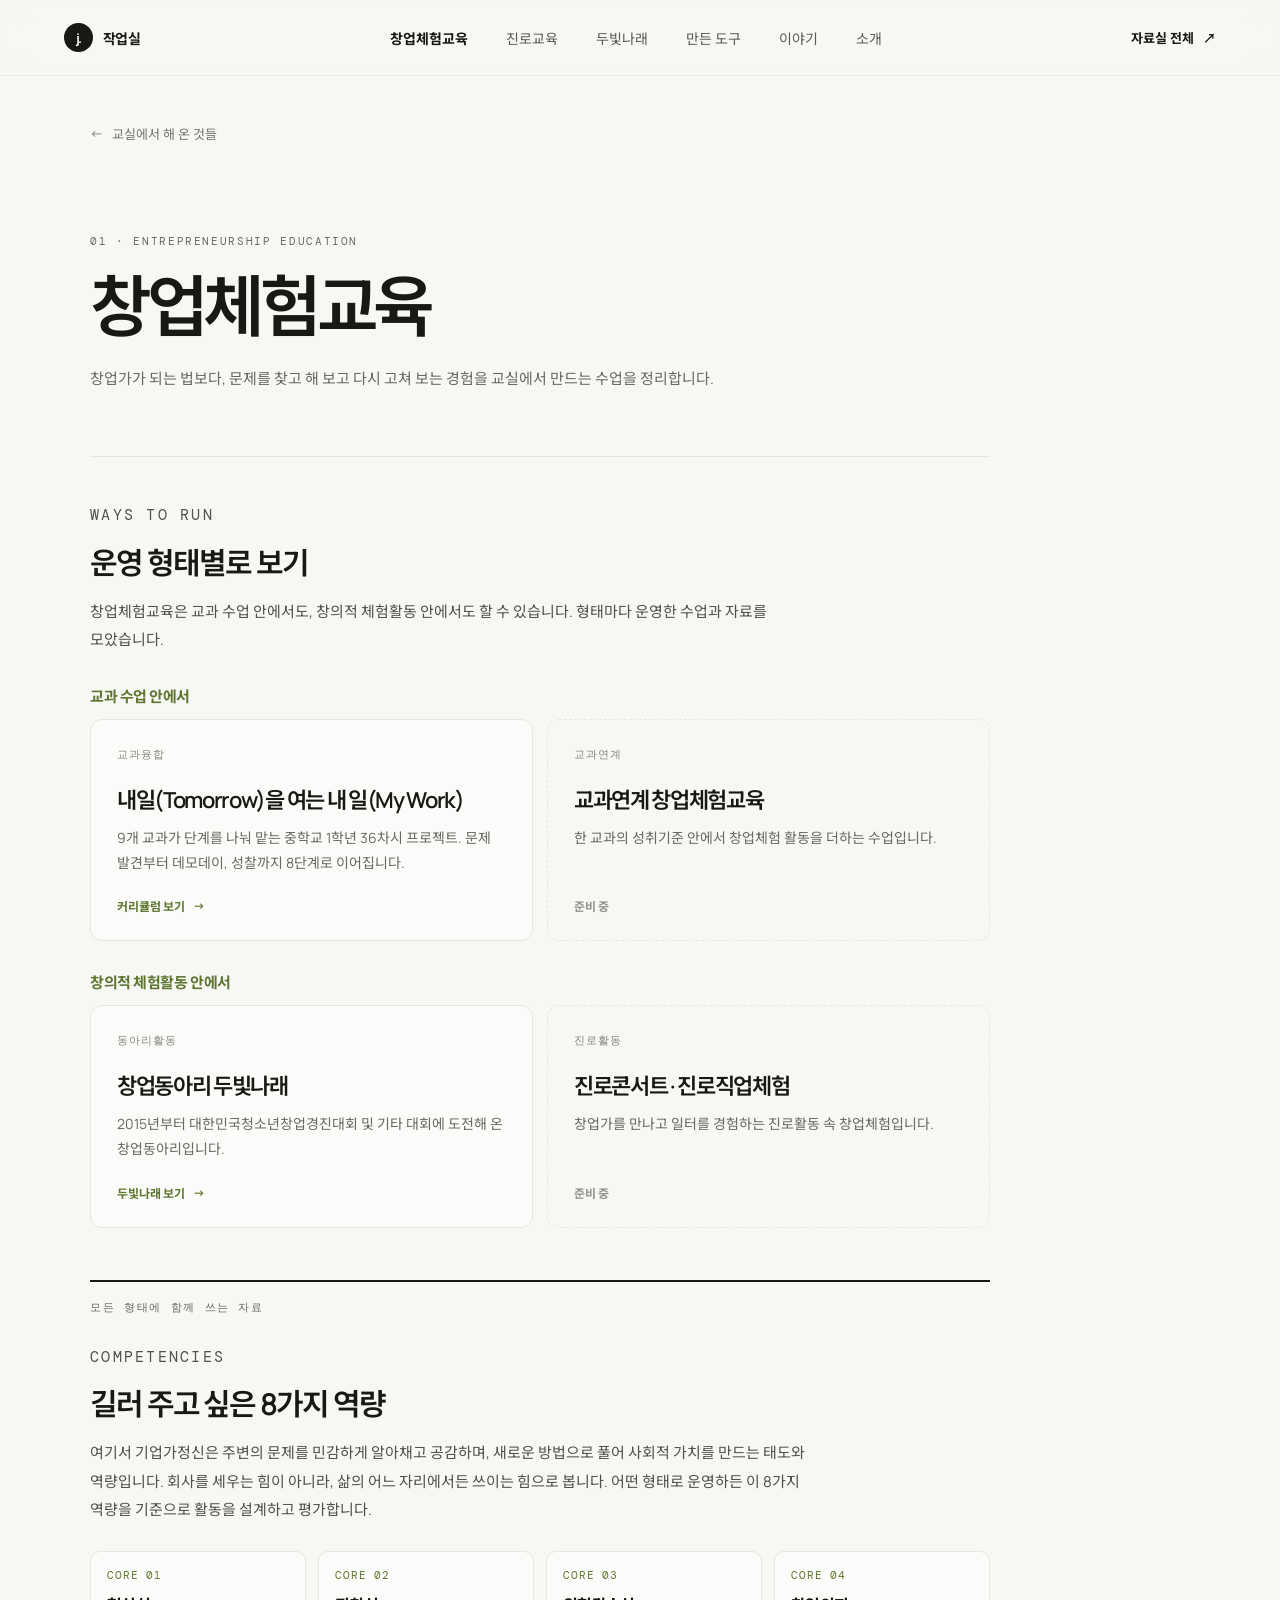
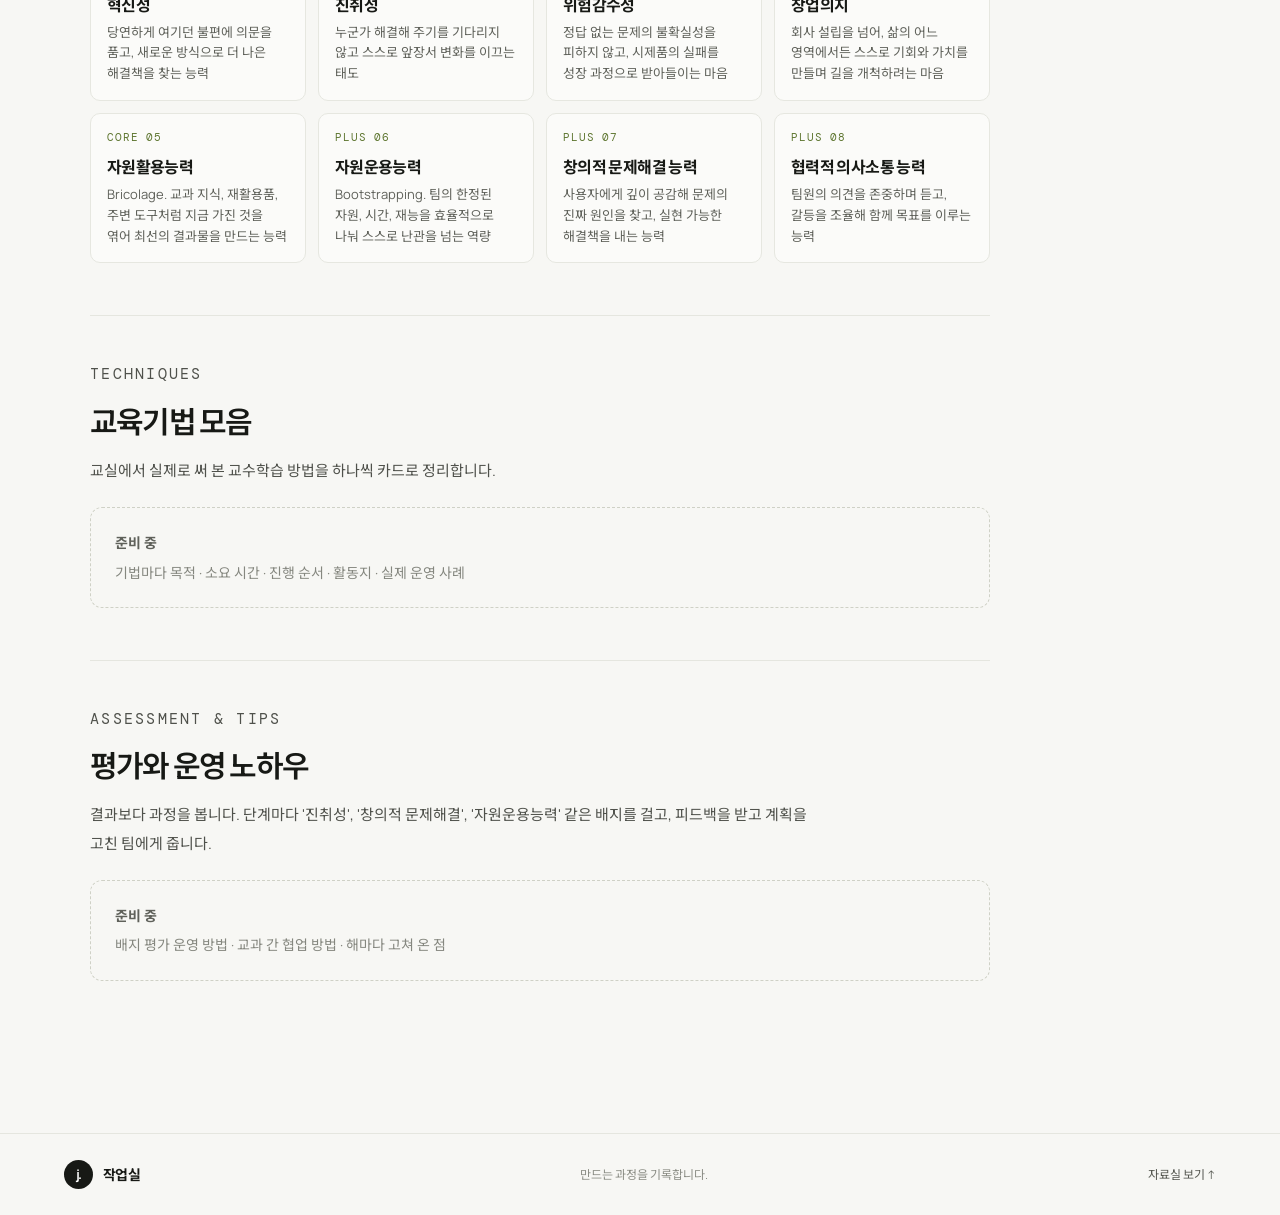
<file: entrepreneurship.html>
<!doctype html>
<html lang="ko">
  <head>
    <meta charset="utf-8" />
    <meta name="viewport" content="width=device-width, initial-scale=1" />
    <meta name="theme-color" content="#f7f7f4" />
    <meta name="description" content="교과융합 창업체험교육 「내일을 여는 내 일」 커리큘럼과 교육기법 모음" />
    <title>창업체험교육 — 작업실</title>
    <link rel="stylesheet" href="styles.css" />
  </head>
  <body>
    <header class="site-header">
      <a class="wordmark" href="./" aria-label="작업실 홈">
        <span class="wordmark-mark" aria-hidden="true">j.</span>
        <span>작업실</span>
      </a>
      <nav class="main-nav" aria-label="주요 메뉴">
        <a href="entrepreneurship.html" aria-current="page">창업체험교육</a>
        <a href="career.html">진로교육</a>
        <a href="dubitnarae.html">두빛나래</a>
        <a href="./#projects">만든 도구</a>
        <a href="./#stories">이야기</a>
        <a href="./#about">소개</a>
      </nav>
      <a class="header-link" href="./#library">자료실 전체 <span aria-hidden="true">↗</span></a>
    </header>

    <main class="log-main section-wrap">
      <a class="back-link" href="./#library"><span aria-hidden="true">←</span> 교실에서 해 온 것들</a>

      <div class="log-hero">
        <p class="eyebrow">01 · ENTREPRENEURSHIP EDUCATION</p>
        <h1>창업체험교육</h1>
        <p class="log-description">
          창업가가 되는 법보다, 문제를 찾고 해 보고 다시 고쳐 보는 경험을 교실에서 만드는 수업을 정리합니다.
        </p>
      </div>

      <section class="page-section" id="types" aria-labelledby="types-title">
        <p class="eyebrow">WAYS TO RUN</p>
        <h2 id="types-title">운영 형태별로 보기</h2>
        <p>창업체험교육은 교과 수업 안에서도, 창의적 체험활동 안에서도 할 수 있습니다. 형태마다 운영한 수업과 자료를 모았습니다.</p>

        <h3 class="type-group-title">교과 수업 안에서</h3>
        <div class="type-grid">
          <a class="library-card" href="entrepreneurship-convergence.html">
            <span class="library-num">교과융합</span>
            <h3>내일(Tomorrow)을 여는 내 일(My Work)</h3>
            <p>9개 교과가 단계를 나눠 맡는 중학교 1학년 36차시 프로젝트. 문제 발견부터 데모데이, 성찰까지 8단계로 이어집니다.</p>
            <span class="story-link">커리큘럼 보기 <span aria-hidden="true">→</span></span>
          </a>
          <div class="library-card is-empty">
            <span class="library-num">교과연계</span>
            <h3>교과연계 창업체험교육</h3>
            <p>한 교과의 성취기준 안에서 창업체험 활동을 더하는 수업입니다.</p>
            <span class="type-status">준비 중</span>
          </div>
        </div>

        <h3 class="type-group-title">창의적 체험활동 안에서</h3>
        <div class="type-grid">
          <a class="library-card" href="dubitnarae.html">
            <span class="library-num">동아리활동</span>
            <h3>창업동아리 두빛나래</h3>
            <p>2015년부터 대한민국청소년창업경진대회 및 기타 대회에 도전해 온 창업동아리입니다.</p>
            <span class="story-link">두빛나래 보기 <span aria-hidden="true">→</span></span>
          </a>
          <div class="library-card is-empty">
            <span class="library-num">진로활동</span>
            <h3>진로콘서트 · 진로직업체험</h3>
            <p>창업가를 만나고 일터를 경험하는 진로활동 속 창업체험입니다.</p>
            <span class="type-status">준비 중</span>
          </div>
        </div>
      </section>

      <p class="shared-divider eyebrow">모든 형태에 함께 쓰는 자료</p>

      <section class="page-section" id="competencies" aria-labelledby="competencies-title">
        <p class="eyebrow">COMPETENCIES</p>
        <h2 id="competencies-title">길러 주고 싶은 8가지 역량</h2>
        <p>
          여기서 기업가정신은 주변의 문제를 민감하게 알아채고 공감하며, 새로운 방법으로 풀어 사회적 가치를 만드는
          태도와 역량입니다. 회사를 세우는 힘이 아니라, 삶의 어느 자리에서든 쓰이는 힘으로 봅니다.
          어떤 형태로 운영하든 이 8가지 역량을 기준으로 활동을 설계하고 평가합니다.
        </p>
        <ul class="stage-grid competency-grid">
          <li><span class="library-num">CORE 01</span><h3>혁신성</h3><p>당연하게 여기던 불편에 의문을 품고, 새로운 방식으로 더 나은 해결책을 찾는 능력</p></li>
          <li><span class="library-num">CORE 02</span><h3>진취성</h3><p>누군가 해결해 주기를 기다리지 않고 스스로 앞장서 변화를 이끄는 태도</p></li>
          <li><span class="library-num">CORE 03</span><h3>위험감수성</h3><p>정답 없는 문제의 불확실성을 피하지 않고, 시제품의 실패를 성장 과정으로 받아들이는 마음</p></li>
          <li><span class="library-num">CORE 04</span><h3>창업의지</h3><p>회사 설립을 넘어, 삶의 어느 영역에서든 스스로 기회와 가치를 만들며 길을 개척하려는 마음</p></li>
          <li><span class="library-num">CORE 05</span><h3>자원활용능력</h3><p>Bricolage. 교과 지식, 재활용품, 주변 도구처럼 지금 가진 것을 엮어 최선의 결과물을 만드는 능력</p></li>
          <li><span class="library-num">PLUS 06</span><h3>자원운용능력</h3><p>Bootstrapping. 팀의 한정된 자원, 시간, 재능을 효율적으로 나눠 스스로 난관을 넘는 역량</p></li>
          <li><span class="library-num">PLUS 07</span><h3>창의적 문제해결 능력</h3><p>사용자에게 깊이 공감해 문제의 진짜 원인을 찾고, 실현 가능한 해결책을 내는 능력</p></li>
          <li><span class="library-num">PLUS 08</span><h3>협력적 의사소통 능력</h3><p>팀원의 의견을 존중하며 듣고, 갈등을 조율해 함께 목표를 이루는 능력</p></li>
        </ul>
      </section>

      <section class="page-section" id="techniques" aria-labelledby="techniques-title">
        <p class="eyebrow">TECHNIQUES</p>
        <h2 id="techniques-title">교육기법 모음</h2>
        <p>교실에서 실제로 써 본 교수학습 방법을 하나씩 카드로 정리합니다.</p>
        <div class="placeholder-box">
          <strong>준비 중</strong>
          기법마다 목적 · 소요 시간 · 진행 순서 · 활동지 · 실제 운영 사례
        </div>
      </section>

      <section class="page-section" id="assessment" aria-labelledby="assessment-title">
        <p class="eyebrow">ASSESSMENT &amp; TIPS</p>
        <h2 id="assessment-title">평가와 운영 노하우</h2>
        <p>
          결과보다 과정을 봅니다. 단계마다 '진취성', '창의적 문제해결', '자원운용능력' 같은 배지를 걸고,
          피드백을 받고 계획을 고친 팀에게 줍니다.
        </p>
        <div class="placeholder-box">
          <strong>준비 중</strong>
          배지 평가 운영 방법 · 교과 간 협업 방법 · 해마다 고쳐 온 점
        </div>
      </section>

    </main>

    <footer class="site-footer">
      <a class="wordmark footer-wordmark" href="./">
        <span class="wordmark-mark" aria-hidden="true">j.</span>
        <span>작업실</span>
      </a>
      <span>만드는 과정을 기록합니다.</span>
      <a href="./#library" class="back-to-top">자료실 보기 ↑</a>
    </footer>
  </body>
</html>
</file>
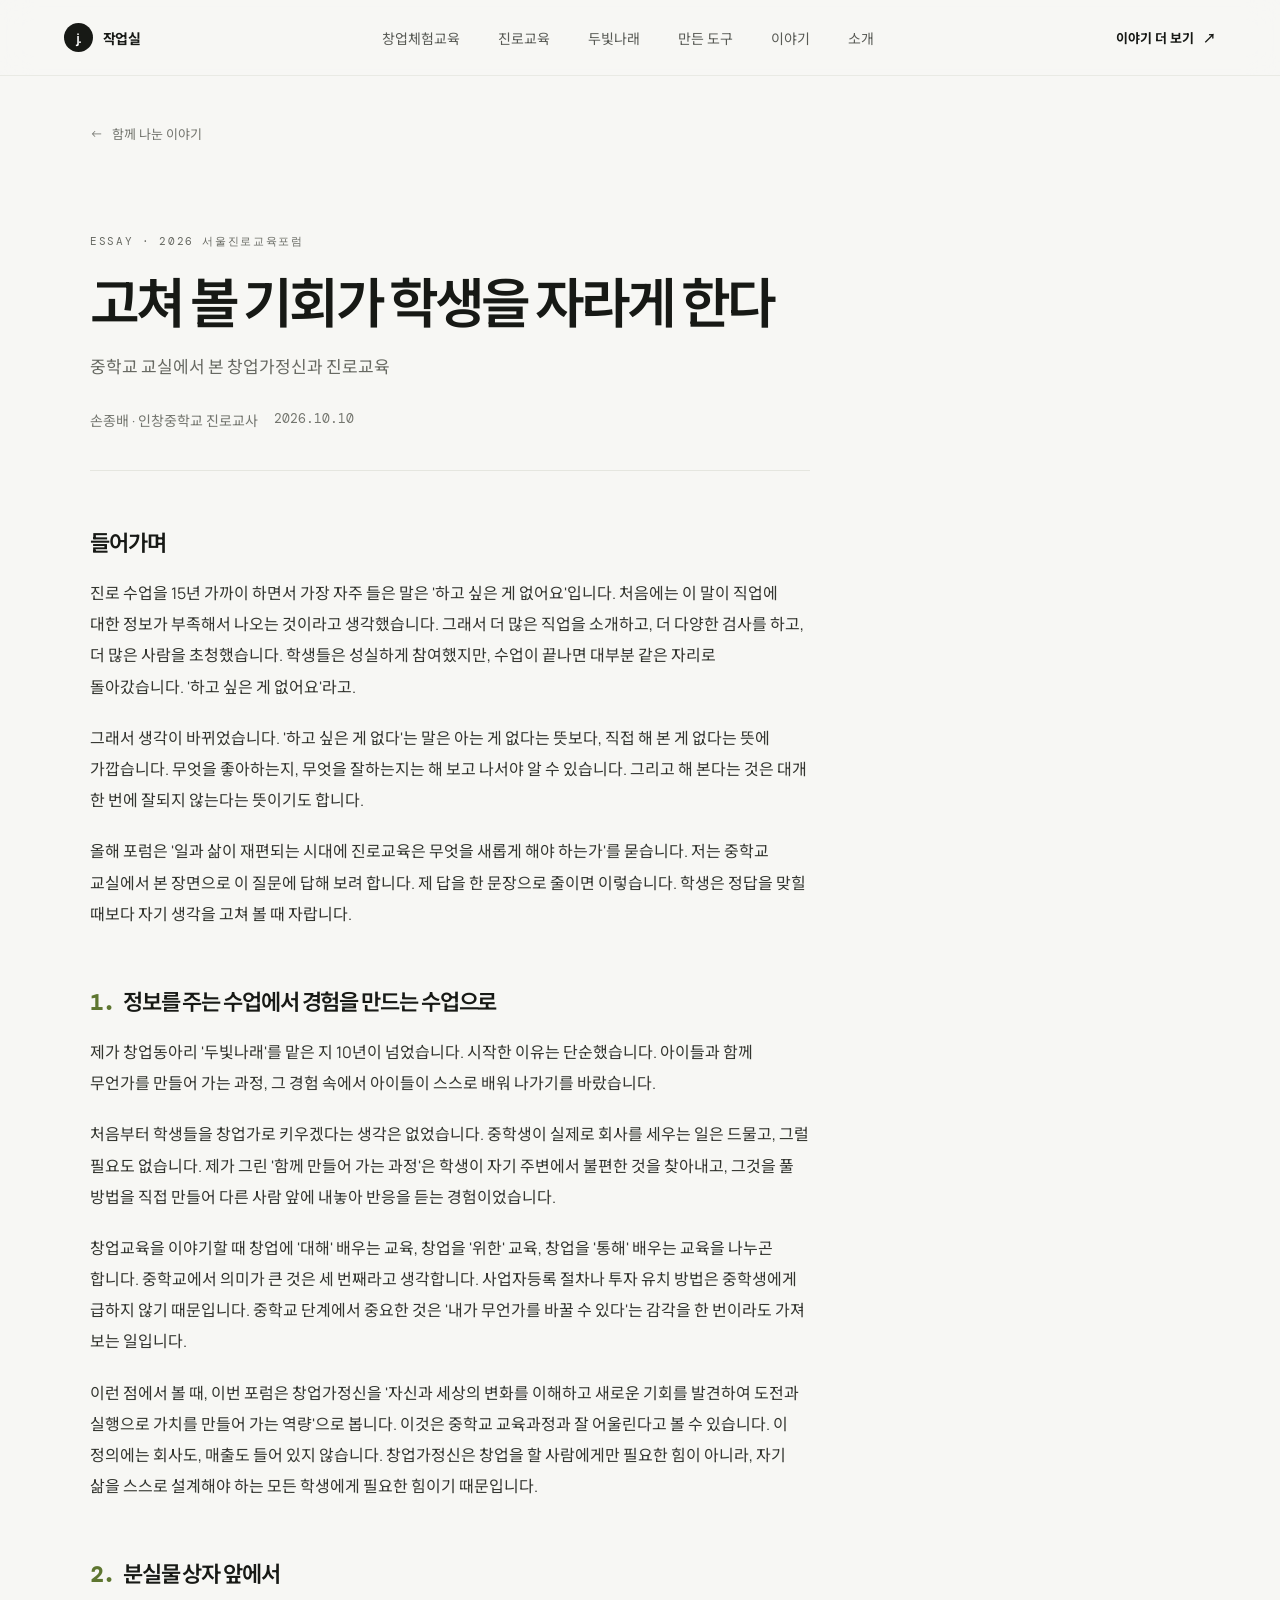
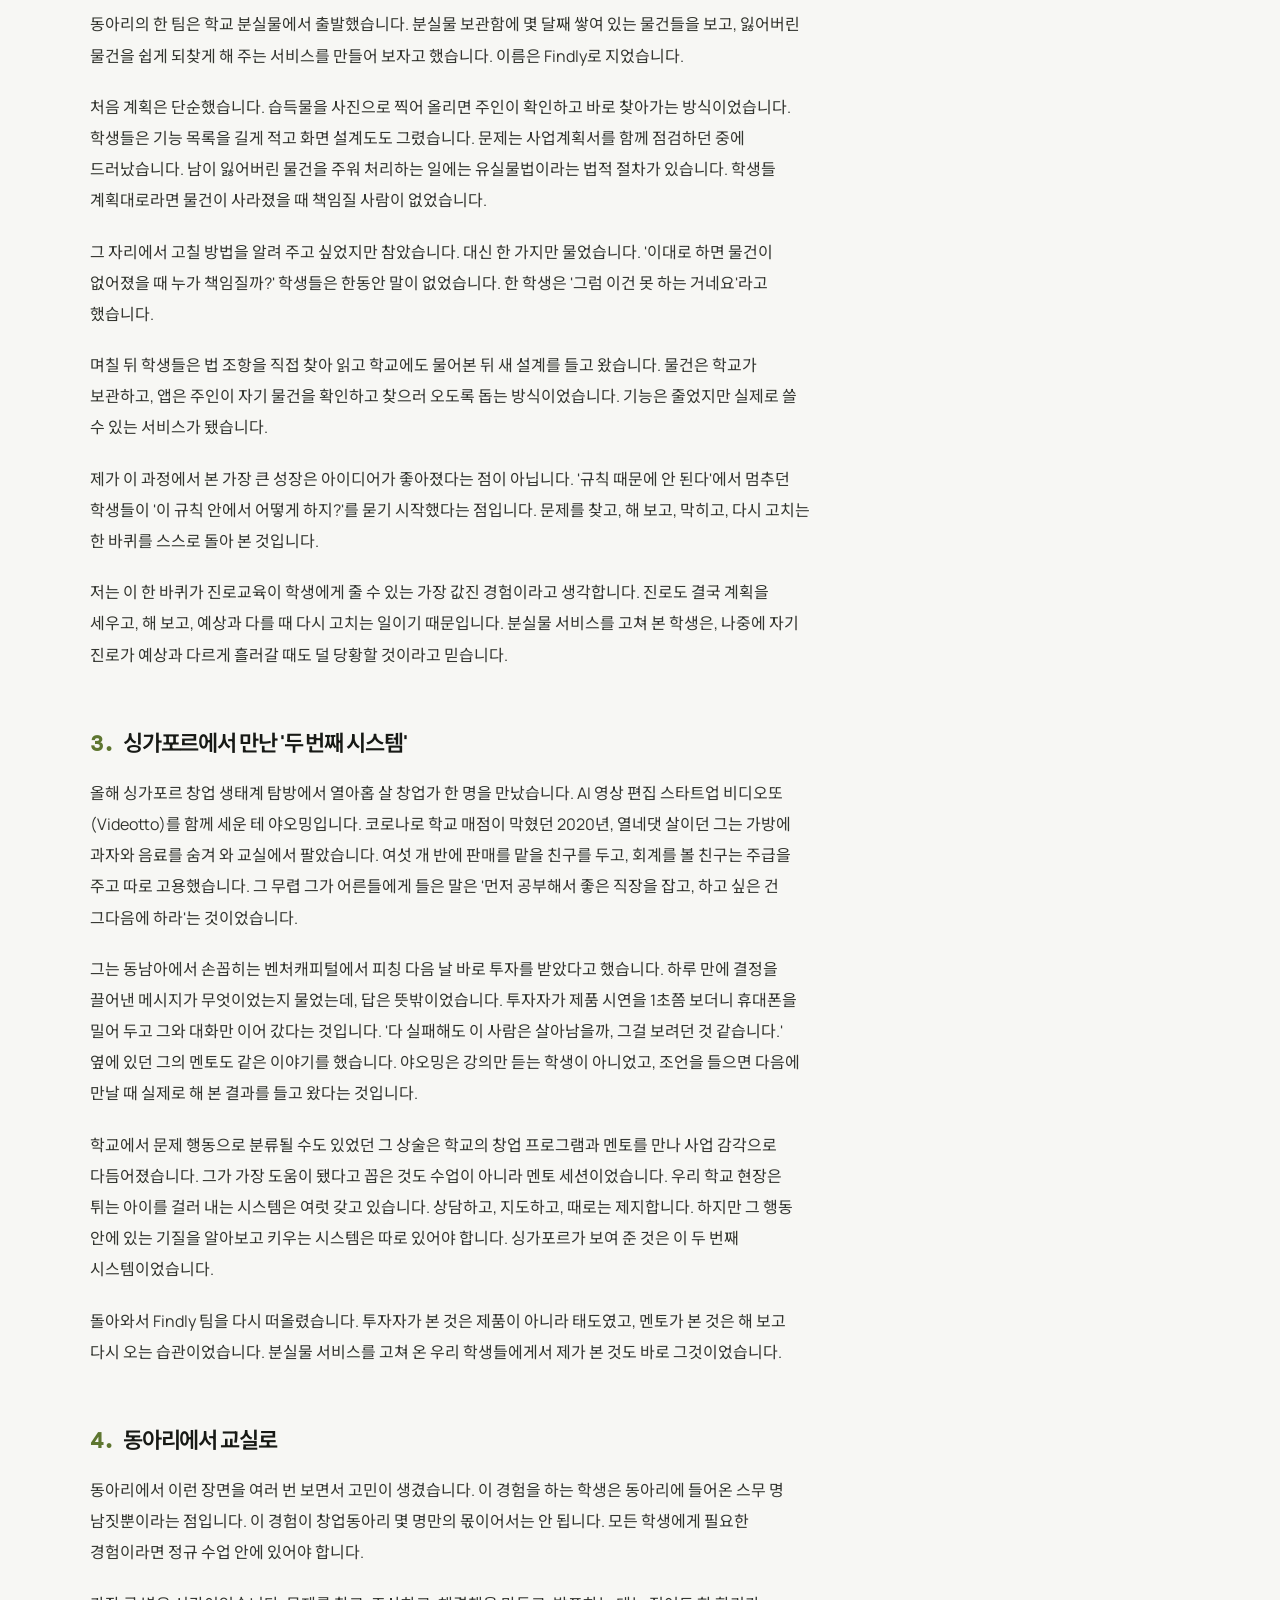
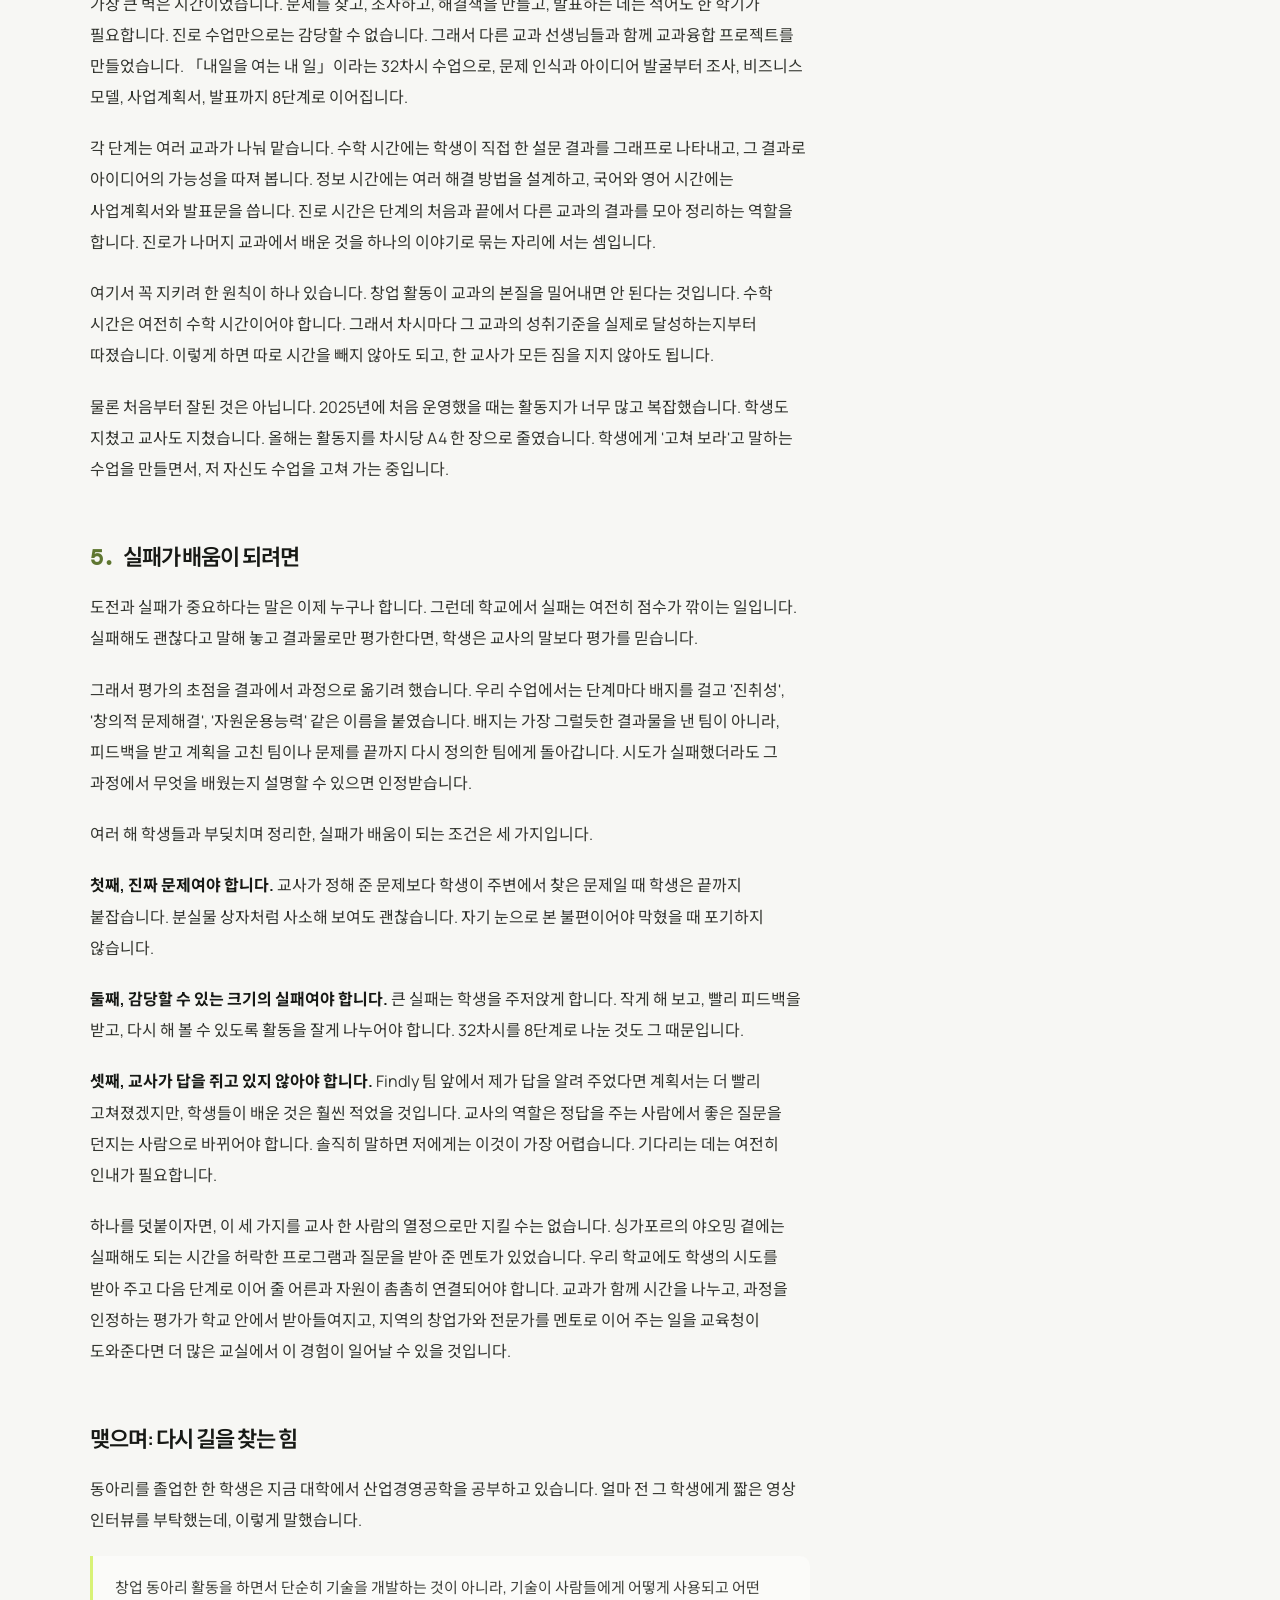
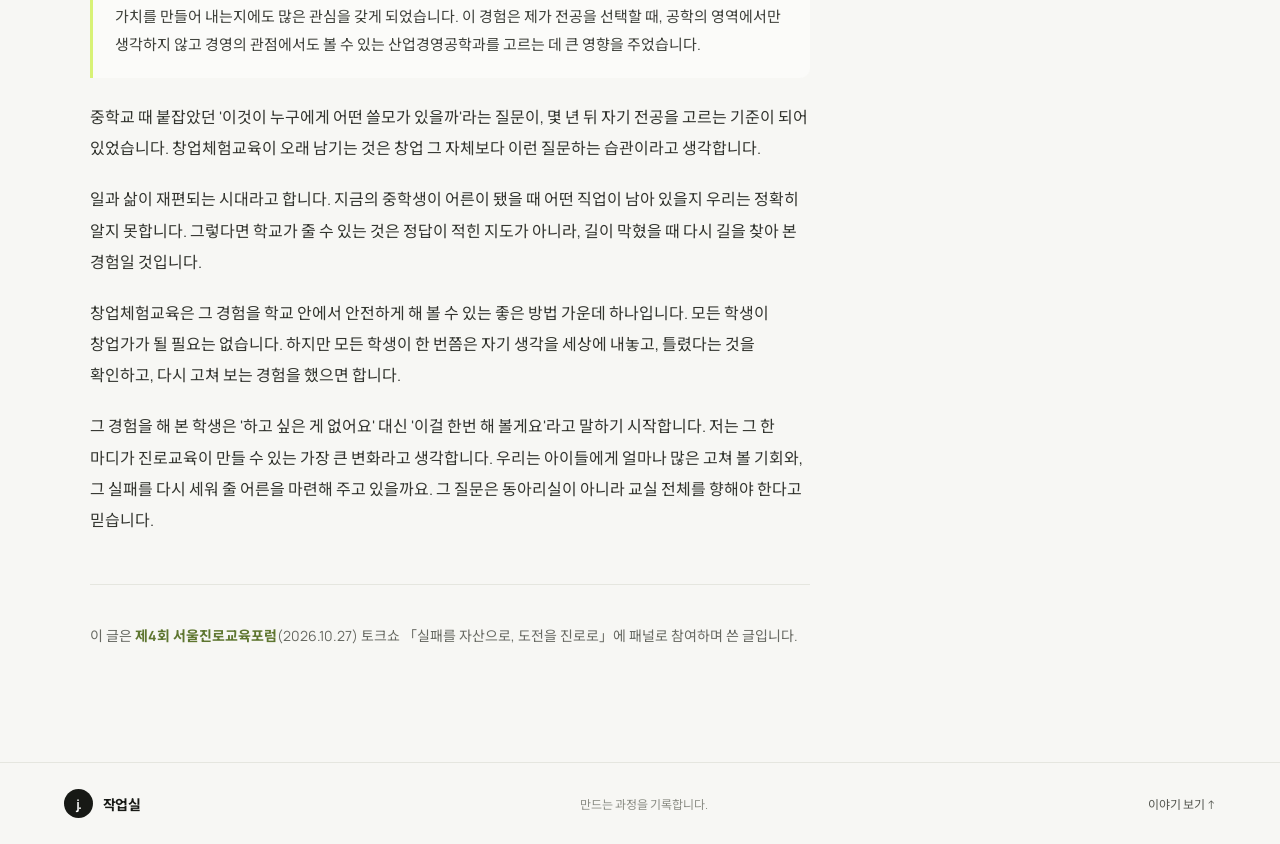
<file: essay-forum-2026.html>
<!doctype html>
<html lang="ko">
  <head>
    <meta charset="utf-8" />
    <meta name="viewport" content="width=device-width, initial-scale=1" />
    <meta name="theme-color" content="#f7f7f4" />
    <meta name="description" content="중학교 교실에서 본 창업가정신과 진로교육 — 2026 서울진로교육포럼 에세이" />
    <title>고쳐 볼 기회가 학생을 자라게 한다 — 작업실</title>
    <link rel="stylesheet" href="styles.css" />
  </head>
  <body>
    <header class="site-header">
      <a class="wordmark" href="./" aria-label="작업실 홈">
        <span class="wordmark-mark" aria-hidden="true">j.</span>
        <span>작업실</span>
      </a>
      <nav class="main-nav" aria-label="주요 메뉴">
        <a href="entrepreneurship.html">창업체험교육</a>
        <a href="career.html">진로교육</a>
        <a href="dubitnarae.html">두빛나래</a>
        <a href="./#projects">만든 도구</a>
        <a href="./#stories">이야기</a>
        <a href="./#about">소개</a>
      </nav>
      <a class="header-link" href="./#stories">이야기 더 보기 <span aria-hidden="true">↗</span></a>
    </header>

    <main class="log-main section-wrap">
      <a class="back-link" href="./#stories"><span aria-hidden="true">←</span> 함께 나눈 이야기</a>

      <article class="essay">
        <header class="essay-hero">
          <p class="eyebrow">ESSAY · 2026 서울진로교육포럼</p>
          <h1>고쳐 볼 기회가 학생을 자라게 한다</h1>
          <p class="essay-subtitle">중학교 교실에서 본 창업가정신과 진로교육</p>
          <p class="essay-byline">
            <span>손종배 · 인창중학교 진로교사</span>
            <time datetime="2026-10-10">2026.10.10</time>
          </p>
        </header>

        <div class="essay-body">
          <h2>들어가며</h2>
          <p>진로 수업을 15년 가까이 하면서 가장 자주 들은 말은 '하고 싶은 게 없어요'입니다. 처음에는 이 말이 직업에 대한 정보가 부족해서 나오는 것이라고 생각했습니다. 그래서 더 많은 직업을 소개하고, 더 다양한 검사를 하고, 더 많은 사람을 초청했습니다. 학생들은 성실하게 참여했지만, 수업이 끝나면 대부분 같은 자리로 돌아갔습니다. '하고 싶은 게 없어요'라고.</p>
          <p>그래서 생각이 바뀌었습니다. '하고 싶은 게 없다'는 말은 아는 게 없다는 뜻보다, 직접 해 본 게 없다는 뜻에 가깝습니다. 무엇을 좋아하는지, 무엇을 잘하는지는 해 보고 나서야 알 수 있습니다. 그리고 해 본다는 것은 대개 한 번에 잘되지 않는다는 뜻이기도 합니다.</p>
          <p>올해 포럼은 '일과 삶이 재편되는 시대에 진로교육은 무엇을 새롭게 해야 하는가'를 묻습니다. 저는 중학교 교실에서 본 장면으로 이 질문에 답해 보려 합니다. 제 답을 한 문장으로 줄이면 이렇습니다. 학생은 정답을 맞힐 때보다 자기 생각을 고쳐 볼 때 자랍니다.</p>

          <h2><span class="essay-num">1.</span> 정보를 주는 수업에서 경험을 만드는 수업으로</h2>
          <p>제가 창업동아리 '두빛나래'를 맡은 지 10년이 넘었습니다. 시작한 이유는 단순했습니다. 아이들과 함께 무언가를 만들어 가는 과정, 그 경험 속에서 아이들이 스스로 배워 나가기를 바랐습니다.</p>
          <p>처음부터 학생들을 창업가로 키우겠다는 생각은 없었습니다. 중학생이 실제로 회사를 세우는 일은 드물고, 그럴 필요도 없습니다. 제가 그린 '함께 만들어 가는 과정'은 학생이 자기 주변에서 불편한 것을 찾아내고, 그것을 풀 방법을 직접 만들어 다른 사람 앞에 내놓아 반응을 듣는 경험이었습니다.</p>
          <p>창업교육을 이야기할 때 창업에 '대해' 배우는 교육, 창업을 '위한' 교육, 창업을 '통해' 배우는 교육을 나누곤 합니다. 중학교에서 의미가 큰 것은 세 번째라고 생각합니다. 사업자등록 절차나 투자 유치 방법은 중학생에게 급하지 않기 때문입니다. 중학교 단계에서 중요한 것은 '내가 무언가를 바꿀 수 있다'는 감각을 한 번이라도 가져 보는 일입니다.</p>
          <p>이런 점에서 볼 때, 이번 포럼은 창업가정신을 '자신과 세상의 변화를 이해하고 새로운 기회를 발견하여 도전과 실행으로 가치를 만들어 가는 역량'으로 봅니다. 이것은 중학교 교육과정과 잘 어울린다고 볼 수 있습니다. 이 정의에는 회사도, 매출도 들어 있지 않습니다. 창업가정신은 창업을 할 사람에게만 필요한 힘이 아니라, 자기 삶을 스스로 설계해야 하는 모든 학생에게 필요한 힘이기 때문입니다.</p>

          <h2><span class="essay-num">2.</span> 분실물 상자 앞에서</h2>
          <p>동아리의 한 팀은 학교 분실물에서 출발했습니다. 분실물 보관함에 몇 달째 쌓여 있는 물건들을 보고, 잃어버린 물건을 쉽게 되찾게 해 주는 서비스를 만들어 보자고 했습니다. 이름은 Findly로 지었습니다.</p>
          <p>처음 계획은 단순했습니다. 습득물을 사진으로 찍어 올리면 주인이 확인하고 바로 찾아가는 방식이었습니다. 학생들은 기능 목록을 길게 적고 화면 설계도도 그렸습니다. 문제는 사업계획서를 함께 점검하던 중에 드러났습니다. 남이 잃어버린 물건을 주워 처리하는 일에는 유실물법이라는 법적 절차가 있습니다. 학생들 계획대로라면 물건이 사라졌을 때 책임질 사람이 없었습니다.</p>
          <p>그 자리에서 고칠 방법을 알려 주고 싶었지만 참았습니다. 대신 한 가지만 물었습니다. '이대로 하면 물건이 없어졌을 때 누가 책임질까?' 학생들은 한동안 말이 없었습니다. 한 학생은 '그럼 이건 못 하는 거네요'라고 했습니다.</p>
          <p>며칠 뒤 학생들은 법 조항을 직접 찾아 읽고 학교에도 물어본 뒤 새 설계를 들고 왔습니다. 물건은 학교가 보관하고, 앱은 주인이 자기 물건을 확인하고 찾으러 오도록 돕는 방식이었습니다. 기능은 줄었지만 실제로 쓸 수 있는 서비스가 됐습니다.</p>
          <p>제가 이 과정에서 본 가장 큰 성장은 아이디어가 좋아졌다는 점이 아닙니다. '규칙 때문에 안 된다'에서 멈추던 학생들이 '이 규칙 안에서 어떻게 하지?'를 묻기 시작했다는 점입니다. 문제를 찾고, 해 보고, 막히고, 다시 고치는 한 바퀴를 스스로 돌아 본 것입니다.</p>
          <p>저는 이 한 바퀴가 진로교육이 학생에게 줄 수 있는 가장 값진 경험이라고 생각합니다. 진로도 결국 계획을 세우고, 해 보고, 예상과 다를 때 다시 고치는 일이기 때문입니다. 분실물 서비스를 고쳐 본 학생은, 나중에 자기 진로가 예상과 다르게 흘러갈 때도 덜 당황할 것이라고 믿습니다.</p>

          <h2><span class="essay-num">3.</span> 싱가포르에서 만난 '두 번째 시스템'</h2>
          <p>올해 싱가포르 창업 생태계 탐방에서 열아홉 살 창업가 한 명을 만났습니다. AI 영상 편집 스타트업 비디오또(Videotto)를 함께 세운 테 야오밍입니다. 코로나로 학교 매점이 막혔던 2020년, 열네댓 살이던 그는 가방에 과자와 음료를 숨겨 와 교실에서 팔았습니다. 여섯 개 반에 판매를 맡을 친구를 두고, 회계를 볼 친구는 주급을 주고 따로 고용했습니다. 그 무렵 그가 어른들에게 들은 말은 '먼저 공부해서 좋은 직장을 잡고, 하고 싶은 건 그다음에 하라'는 것이었습니다.</p>
          <p>그는 동남아에서 손꼽히는 벤처캐피털에서 피칭 다음 날 바로 투자를 받았다고 했습니다. 하루 만에 결정을 끌어낸 메시지가 무엇이었는지 물었는데, 답은 뜻밖이었습니다. 투자자가 제품 시연을 1초쯤 보더니 휴대폰을 밀어 두고 그와 대화만 이어 갔다는 것입니다. '다 실패해도 이 사람은 살아남을까, 그걸 보려던 것 같습니다.' 옆에 있던 그의 멘토도 같은 이야기를 했습니다. 야오밍은 강의만 듣는 학생이 아니었고, 조언을 들으면 다음에 만날 때 실제로 해 본 결과를 들고 왔다는 것입니다.</p>
          <p>학교에서 문제 행동으로 분류될 수도 있었던 그 상술은 학교의 창업 프로그램과 멘토를 만나 사업 감각으로 다듬어졌습니다. 그가 가장 도움이 됐다고 꼽은 것도 수업이 아니라 멘토 세션이었습니다. 우리 학교 현장은 튀는 아이를 걸러 내는 시스템은 여럿 갖고 있습니다. 상담하고, 지도하고, 때로는 제지합니다. 하지만 그 행동 안에 있는 기질을 알아보고 키우는 시스템은 따로 있어야 합니다. 싱가포르가 보여 준 것은 이 두 번째 시스템이었습니다.</p>
          <p>돌아와서 Findly 팀을 다시 떠올렸습니다. 투자자가 본 것은 제품이 아니라 태도였고, 멘토가 본 것은 해 보고 다시 오는 습관이었습니다. 분실물 서비스를 고쳐 온 우리 학생들에게서 제가 본 것도 바로 그것이었습니다.</p>

          <h2><span class="essay-num">4.</span> 동아리에서 교실로</h2>
          <p>동아리에서 이런 장면을 여러 번 보면서 고민이 생겼습니다. 이 경험을 하는 학생은 동아리에 들어온 스무 명 남짓뿐이라는 점입니다. 이 경험이 창업동아리 몇 명만의 몫이어서는 안 됩니다. 모든 학생에게 필요한 경험이라면 정규 수업 안에 있어야 합니다.</p>
          <p>가장 큰 벽은 시간이었습니다. 문제를 찾고, 조사하고, 해결책을 만들고, 발표하는 데는 적어도 한 학기가 필요합니다. 진로 수업만으로는 감당할 수 없습니다. 그래서 다른 교과 선생님들과 함께 교과융합 프로젝트를 만들었습니다. 「내일을 여는 내 일」이라는 32차시 수업으로, 문제 인식과 아이디어 발굴부터 조사, 비즈니스 모델, 사업계획서, 발표까지 8단계로 이어집니다.</p>
          <p>각 단계는 여러 교과가 나눠 맡습니다. 수학 시간에는 학생이 직접 한 설문 결과를 그래프로 나타내고, 그 결과로 아이디어의 가능성을 따져 봅니다. 정보 시간에는 여러 해결 방법을 설계하고, 국어와 영어 시간에는 사업계획서와 발표문을 씁니다. 진로 시간은 단계의 처음과 끝에서 다른 교과의 결과를 모아 정리하는 역할을 합니다. 진로가 나머지 교과에서 배운 것을 하나의 이야기로 묶는 자리에 서는 셈입니다.</p>
          <p>여기서 꼭 지키려 한 원칙이 하나 있습니다. 창업 활동이 교과의 본질을 밀어내면 안 된다는 것입니다. 수학 시간은 여전히 수학 시간이어야 합니다. 그래서 차시마다 그 교과의 성취기준을 실제로 달성하는지부터 따졌습니다. 이렇게 하면 따로 시간을 빼지 않아도 되고, 한 교사가 모든 짐을 지지 않아도 됩니다.</p>
          <p>물론 처음부터 잘된 것은 아닙니다. 2025년에 처음 운영했을 때는 활동지가 너무 많고 복잡했습니다. 학생도 지쳤고 교사도 지쳤습니다. 올해는 활동지를 차시당 A4 한 장으로 줄였습니다. 학생에게 '고쳐 보라'고 말하는 수업을 만들면서, 저 자신도 수업을 고쳐 가는 중입니다.</p>

          <h2><span class="essay-num">5.</span> 실패가 배움이 되려면</h2>
          <p>도전과 실패가 중요하다는 말은 이제 누구나 합니다. 그런데 학교에서 실패는 여전히 점수가 깎이는 일입니다. 실패해도 괜찮다고 말해 놓고 결과물로만 평가한다면, 학생은 교사의 말보다 평가를 믿습니다.</p>
          <p>그래서 평가의 초점을 결과에서 과정으로 옮기려 했습니다. 우리 수업에서는 단계마다 배지를 걸고 '진취성', '창의적 문제해결', '자원운용능력' 같은 이름을 붙였습니다. 배지는 가장 그럴듯한 결과물을 낸 팀이 아니라, 피드백을 받고 계획을 고친 팀이나 문제를 끝까지 다시 정의한 팀에게 돌아갑니다. 시도가 실패했더라도 그 과정에서 무엇을 배웠는지 설명할 수 있으면 인정받습니다.</p>
          <p>여러 해 학생들과 부딪치며 정리한, 실패가 배움이 되는 조건은 세 가지입니다.</p>
          <p><strong>첫째, 진짜 문제여야 합니다.</strong> 교사가 정해 준 문제보다 학생이 주변에서 찾은 문제일 때 학생은 끝까지 붙잡습니다. 분실물 상자처럼 사소해 보여도 괜찮습니다. 자기 눈으로 본 불편이어야 막혔을 때 포기하지 않습니다.</p>
          <p><strong>둘째, 감당할 수 있는 크기의 실패여야 합니다.</strong> 큰 실패는 학생을 주저앉게 합니다. 작게 해 보고, 빨리 피드백을 받고, 다시 해 볼 수 있도록 활동을 잘게 나누어야 합니다. 32차시를 8단계로 나눈 것도 그 때문입니다.</p>
          <p><strong>셋째, 교사가 답을 쥐고 있지 않아야 합니다.</strong> Findly 팀 앞에서 제가 답을 알려 주었다면 계획서는 더 빨리 고쳐졌겠지만, 학생들이 배운 것은 훨씬 적었을 것입니다. 교사의 역할은 정답을 주는 사람에서 좋은 질문을 던지는 사람으로 바뀌어야 합니다. 솔직히 말하면 저에게는 이것이 가장 어렵습니다. 기다리는 데는 여전히 인내가 필요합니다.</p>
          <p>하나를 덧붙이자면, 이 세 가지를 교사 한 사람의 열정으로만 지킬 수는 없습니다. 싱가포르의 야오밍 곁에는 실패해도 되는 시간을 허락한 프로그램과 질문을 받아 준 멘토가 있었습니다. 우리 학교에도 학생의 시도를 받아 주고 다음 단계로 이어 줄 어른과 자원이 촘촘히 연결되어야 합니다. 교과가 함께 시간을 나누고, 과정을 인정하는 평가가 학교 안에서 받아들여지고, 지역의 창업가와 전문가를 멘토로 이어 주는 일을 교육청이 도와준다면 더 많은 교실에서 이 경험이 일어날 수 있을 것입니다.</p>

          <h2>맺으며: 다시 길을 찾는 힘</h2>
          <p>동아리를 졸업한 한 학생은 지금 대학에서 산업경영공학을 공부하고 있습니다. 얼마 전 그 학생에게 짧은 영상 인터뷰를 부탁했는데, 이렇게 말했습니다.</p>
          <blockquote>창업 동아리 활동을 하면서 단순히 기술을 개발하는 것이 아니라, 기술이 사람들에게 어떻게 사용되고 어떤 가치를 만들어 내는지에도 많은 관심을 갖게 되었습니다. 이 경험은 제가 전공을 선택할 때, 공학의 영역에서만 생각하지 않고 경영의 관점에서도 볼 수 있는 산업경영공학과를 고르는 데 큰 영향을 주었습니다.</blockquote>
          <p>중학교 때 붙잡았던 '이것이 누구에게 어떤 쓸모가 있을까'라는 질문이, 몇 년 뒤 자기 전공을 고르는 기준이 되어 있었습니다. 창업체험교육이 오래 남기는 것은 창업 그 자체보다 이런 질문하는 습관이라고 생각합니다.</p>
          <p>일과 삶이 재편되는 시대라고 합니다. 지금의 중학생이 어른이 됐을 때 어떤 직업이 남아 있을지 우리는 정확히 알지 못합니다. 그렇다면 학교가 줄 수 있는 것은 정답이 적힌 지도가 아니라, 길이 막혔을 때 다시 길을 찾아 본 경험일 것입니다.</p>
          <p>창업체험교육은 그 경험을 학교 안에서 안전하게 해 볼 수 있는 좋은 방법 가운데 하나입니다. 모든 학생이 창업가가 될 필요는 없습니다. 하지만 모든 학생이 한 번쯤은 자기 생각을 세상에 내놓고, 틀렸다는 것을 확인하고, 다시 고쳐 보는 경험을 했으면 합니다.</p>
          <p>그 경험을 해 본 학생은 '하고 싶은 게 없어요' 대신 '이걸 한번 해 볼게요'라고 말하기 시작합니다. 저는 그 한 마디가 진로교육이 만들 수 있는 가장 큰 변화라고 생각합니다. 우리는 아이들에게 얼마나 많은 고쳐 볼 기회와, 그 실패를 다시 세워 줄 어른을 마련해 주고 있을까요. 그 질문은 동아리실이 아니라 교실 전체를 향해야 한다고 믿습니다.</p>
        </div>

        <footer class="essay-footer">
          <p>이 글은 <a href="https://scef2026.eventalk.live/" target="_blank" rel="noopener noreferrer">제4회 서울진로교육포럼</a>(2026.10.27) 토크쇼 「실패를 자산으로, 도전을 진로로」에 패널로 참여하며 쓴 글입니다.</p>
        </footer>
      </article>
    </main>

    <footer class="site-footer">
      <a class="wordmark footer-wordmark" href="./">
        <span class="wordmark-mark" aria-hidden="true">j.</span>
        <span>작업실</span>
      </a>
      <span>만드는 과정을 기록합니다.</span>
      <a href="./#stories" class="back-to-top">이야기 보기 ↑</a>
    </footer>
  </body>
</html>
</file>
<file: styles.css>
@import url("https://fonts.googleapis.com/css2?family=DM+Mono:wght@400;500&family=Manrope:wght@400;500;600;700;800&family=Noto+Sans+KR:wght@400;500;600;700;800&display=swap");

:root {
  color-scheme: light;
  --paper: #f7f7f4;
  --ink: #171915;
  --muted: #676962;
  --line: #e5e6df;
  --lime: #d8f277;
  --blue: #c9d9f8;
  --mono: "DM Mono", monospace;
  --sans: "Manrope", "Noto Sans KR", sans-serif;
}

* {
  box-sizing: border-box;
}

html {
  scroll-behavior: smooth;
  scroll-padding-top: 90px;
}

body {
  margin: 0;
  background: var(--paper);
  color: var(--ink);
  font-family: var(--sans);
  word-break: keep-all;
  -webkit-font-smoothing: antialiased;
}

a {
  color: inherit;
  text-decoration: none;
}

button {
  font: inherit;
}

.site-header {
  position: sticky;
  z-index: 5;
  top: 0;
  display: flex;
  height: 76px;
  align-items: center;
  justify-content: space-between;
  border-bottom: 1px solid rgb(229 230 223 / 78%);
  padding: 0 max(5vw, calc((100vw - 1320px) / 2));
  background: rgb(247 247 244 / 90%);
  backdrop-filter: blur(16px);
}

.wordmark {
  display: inline-flex;
  flex-shrink: 0;
  align-items: center;
  gap: 10px;
  font-size: 14px;
  font-weight: 700;
  letter-spacing: -0.04em;
}

.wordmark-mark {
  display: grid;
  width: 29px;
  height: 29px;
  place-items: center;
  border-radius: 50%;
  background: var(--ink);
  color: white;
  font-size: 13px;
  letter-spacing: -0.08em;
}

.main-nav {
  display: flex;
  align-items: center;
  gap: 38px;
  color: #585a54;
  font-size: 14px;
}

.main-nav a,
.header-link,
.back-link,
.text-link,
.project-log-link,
.back-to-top {
  transition: color 180ms ease;
}

.main-nav a:hover,
.header-link:hover,
.back-link:hover,
.text-link:hover,
.project-log-link:hover,
.back-to-top:hover {
  color: #78952c;
}

.main-nav a[aria-current="page"] {
  color: var(--ink);
  font-weight: 700;
}

.header-link {
  font-size: 13px;
  font-weight: 700;
}

.header-link span {
  margin-left: 6px;
}

.hero {
  position: relative;
  display: grid;
  min-height: min(720px, calc(100svh - 76px));
  grid-template-columns: 1.05fr 0.95fr;
  align-items: center;
  overflow: hidden;
  padding: 82px max(9vw, calc((100vw - 1180px) / 2)) 104px;
}

.hero-copy {
  position: relative;
  z-index: 1;
  padding-bottom: 14px;
}

.eyebrow {
  margin: 0 0 23px;
  color: var(--muted);
  font-family: var(--mono);
  font-size: 11px;
  letter-spacing: 0.15em;
}

.status-dot {
  display: inline-block;
  width: 7px;
  height: 7px;
  margin: 0 8px 1px 0;
  border-radius: 50%;
  background: #92b82e;
  box-shadow: 0 0 0 4px rgb(146 184 46 / 14%);
}

.hero h1 {
  margin: 0;
  font-size: clamp(58px, 8vw, 108px);
  font-weight: 600;
  letter-spacing: -0.09em;
  line-height: 1.08;
}

.hero-description {
  margin: 27px 0 30px;
  color: #5f615a;
  font-size: 16px;
  line-height: 1.9;
  letter-spacing: -0.035em;
}

.button {
  display: inline-flex;
  min-height: 46px;
  align-items: center;
  justify-content: center;
  gap: 22px;
  border-radius: 99px;
  padding: 0 21px;
  font-size: 13px;
  font-weight: 600;
  transition: transform 180ms ease, background 180ms ease;
}

.button:hover {
  transform: translateY(-2px);
}

.button-dark {
  background: var(--ink);
  color: white;
}

.button-dark:hover {
  background: #393c33;
}

.hero-art {
  position: relative;
  width: min(100%, 510px);
  aspect-ratio: 1;
  justify-self: end;
  overflow: hidden;
  border-radius: 50%;
  background:
    radial-gradient(ellipse at 58% 43%, rgb(226 238 188 / 74%) 0, transparent 33%),
    radial-gradient(ellipse at 36% 64%, rgb(211 221 203 / 76%) 0, transparent 44%),
    #e8eae3;
}

.hero-art::before {
  position: absolute;
  inset: 8%;
  border: 1px solid rgb(23 25 21 / 8%);
  border-radius: 50%;
  content: "";
}

.orbit {
  position: absolute;
  top: 50%;
  left: 50%;
  border: 1px solid rgb(23 25 21 / 17%);
  border-radius: 50%;
  transform: translate(-50%, -50%) rotate(-31deg);
}

.orbit-one {
  width: 78%;
  height: 33%;
}

.orbit-two {
  width: 88%;
  height: 49%;
  transform: translate(-50%, -50%) rotate(42deg);
}

.orbit-three {
  width: 70%;
  height: 64%;
  transform: translate(-50%, -50%) rotate(9deg);
}

.hero-sun {
  position: absolute;
  top: 50%;
  left: 50%;
  width: 38%;
  aspect-ratio: 1;
  border-radius: 50%;
  background: linear-gradient(140deg, #e5f9a3, #c8e37d 52%, #a8c75f);
  box-shadow: 0 30px 90px rgb(143 176 67 / 24%);
  transform: translate(-50%, -50%);
}

.hero-sun::after {
  position: absolute;
  inset: 12%;
  border: 1px solid rgb(255 255 255 / 62%);
  border-radius: 50%;
  content: "";
}

.hero-art-label {
  position: absolute;
  right: 22%;
  bottom: 15%;
  left: 22%;
  display: flex;
  justify-content: space-between;
  color: #66695f;
  font-family: var(--mono);
  font-size: 9px;
  letter-spacing: 0.12em;
}

.hero-art-star {
  position: absolute;
  color: #8ca64e;
}

.star-one {
  top: 22%;
  left: 23%;
  font-size: 17px;
}

.star-two {
  top: 30%;
  right: 19%;
  font-size: 11px;
}

.hero-bottom {
  position: absolute;
  right: max(5vw, calc((100vw - 1320px) / 2));
  bottom: 32px;
  left: max(5vw, calc((100vw - 1320px) / 2));
  display: flex;
  justify-content: space-between;
  color: #8b8d85;
  font-size: 12px;
}

.scroll-cue {
  font-family: var(--mono);
  font-size: 10px;
  letter-spacing: 0.12em;
}

.scroll-cue span {
  margin-left: 10px;
}

.section-wrap {
  width: min(1100px, calc(100% - 10vw));
  margin: 0 auto;
}

.projects-section {
  padding-top: 118px;
  padding-bottom: 130px;
}

.section-heading {
  display: flex;
  align-items: end;
  justify-content: space-between;
  gap: 30px;
  margin-bottom: 37px;
}

.section-heading .eyebrow,
.about-section > .eyebrow {
  margin-bottom: 15px;
}

.section-heading h2,
.about-copy h2,
.interests-inner h2 {
  margin: 0;
  font-size: clamp(31px, 4vw, 46px);
  font-weight: 600;
  letter-spacing: -0.075em;
  line-height: 1.25;
}

.heading-period {
  color: #9bbb43;
}

.section-intro {
  max-width: 340px;
  margin: 0 0 5px;
  color: var(--muted);
  font-size: 14px;
  line-height: 1.8;
}

.filter-list {
  display: flex;
  gap: 8px;
  margin-bottom: 25px;
}

.filter-button {
  min-height: 34px;
  border: 1px solid #e4e5de;
  border-radius: 99px;
  padding: 0 15px;
  background: transparent;
  color: #777971;
  cursor: pointer;
  font-size: 12px;
  transition: color 180ms ease, background 180ms ease, border-color 180ms ease;
}

.filter-button:hover,
.filter-button.is-active {
  border-color: var(--ink);
  background: var(--ink);
  color: white;
}

.project-grid {
  display: grid;
  grid-template-columns: repeat(2, minmax(0, 1fr));
  gap: 24px;
}

.project-card {
  overflow: hidden;
  border: 1px solid #e6e7e0;
  border-radius: 12px;
  background: #fbfbf9;
  animation: card-in 360ms both;
  animation-delay: calc(var(--card-index) * 70ms);
}

@keyframes card-in {
  from {
    opacity: 0;
    transform: translateY(8px);
  }
  to {
    opacity: 1;
    transform: translateY(0);
  }
}

.project-visual {
  position: relative;
  display: grid;
  min-height: 260px;
  place-items: center;
  overflow: hidden;
}

.visual-naru {
  background:
    radial-gradient(circle at 52% 52%, rgb(247 242 220 / 72%), transparent 38%),
    linear-gradient(135deg, #dbe6d4, #b6c6b5);
}

.visual-education {
  background:
    radial-gradient(circle at 52% 53%, rgb(255 255 255 / 82%), transparent 34%),
    linear-gradient(135deg, #e0e7f6, #bdccef);
}

.visual-orbit {
  position: absolute;
  width: 240px;
  height: 102px;
  border: 1px solid rgb(35 45 36 / 26%);
  border-radius: 50%;
}

.visual-orbit-one {
  transform: rotate(-35deg);
}

.visual-orbit-two {
  width: 228px;
  height: 128px;
  transform: rotate(39deg);
}

.visual-symbol {
  z-index: 1;
  color: #303c31;
  font-size: 65px;
  font-weight: 400;
}

.visual-education .visual-symbol {
  color: #445982;
}

.visual-index {
  position: absolute;
  right: 18px;
  bottom: 17px;
  color: rgb(31 40 31 / 55%);
  font-family: var(--mono);
  font-size: 9px;
  letter-spacing: 0.14em;
}

.project-content {
  padding: 23px 24px 25px;
}

.project-meta {
  display: flex;
  align-items: center;
  justify-content: space-between;
  color: #92948c;
  font-family: var(--mono);
  font-size: 10px;
  letter-spacing: 0.12em;
}

.project-status {
  display: inline-flex;
  align-items: center;
  gap: 7px;
  color: #74776c;
  font-family: var(--sans);
  font-size: 12px;
  letter-spacing: 0;
}

.project-status i {
  width: 6px;
  height: 6px;
  border-radius: 50%;
  background: #a8c75f;
}

.project-content h3 {
  margin: 17px 0 8px;
  font-size: 24px;
  font-weight: 600;
  letter-spacing: -0.06em;
}

.project-description {
  min-height: 52px;
  margin: 0;
  color: #5f615a;
  font-size: 14px;
  line-height: 1.9;
}

.project-actions {
  display: flex;
  align-items: center;
  flex-wrap: wrap;
  row-gap: 12px;
  gap: 21px;
  margin-top: 22px;
}

.project-open {
  min-height: 39px;
  gap: 15px;
  padding: 0 16px;
  font-size: 12px;
}

.project-log-link {
  color: #595b54;
  font-size: 12px;
  font-weight: 600;
}

.project-log-link span {
  margin-left: 5px;
}

.interests-section {
  padding: 90px 0 96px;
  background: #eeefe9;
}

.interests-inner {
  display: flex;
  align-items: center;
  justify-content: space-between;
  gap: 60px;
}

.interests-inner .eyebrow {
  margin-bottom: 18px;
}

.interest-list {
  display: grid;
  min-width: 400px;
}

.interest-item {
  display: flex;
  align-items: center;
  gap: 21px;
  border-bottom: 1px solid #d9dbd2;
  padding: 18px 2px;
  font-size: 15px;
  letter-spacing: -0.03em;
}

.interest-item:first-child {
  border-top: 1px solid #d9dbd2;
}

.interest-item span {
  color: #989b90;
  font-family: var(--mono);
  font-size: 10px;
}

.stories-section {
  padding-top: 118px;
  padding-bottom: 125px;
}

.story-card {
  display: block;
  border: 1px solid #e6e7e0;
  border-radius: 12px;
  padding: 27px 29px 25px;
  background: #fbfbf9;
  transition: border-color 180ms ease, transform 180ms ease;
}

.story-card + .story-card {
  margin-top: 16px;
}

.story-card:hover {
  transform: translateY(-3px);
  border-color: #c9d0b5;
}

.story-meta {
  display: flex;
  align-items: center;
  justify-content: space-between;
  gap: 16px;
  color: #85877f;
  font-family: var(--mono);
  font-size: 10px;
  letter-spacing: 0.08em;
}

.story-card h3 {
  max-width: 760px;
  margin: 22px 0 10px;
  font-size: clamp(19px, 2.5vw, 25px);
  font-weight: 600;
  letter-spacing: -0.055em;
  line-height: 1.55;
}

.story-card > p {
  margin: 0;
  color: var(--muted);
  font-size: 14px;
  line-height: 1.8;
}

.story-link {
  display: inline-flex;
  gap: 8px;
  margin-top: 25px;
  color: #5e7630;
  font-size: 12px;
  font-weight: 700;
}

.about-section {
  padding-top: 117px;
  padding-bottom: 125px;
}

.about-copy {
  display: grid;
  grid-template-columns: 1fr 0.8fr;
  gap: 70px;
  align-items: end;
}

.about-copy p {
  margin: 0 0 23px;
  color: #5f615a;
  font-size: 15px;
  line-height: 2;
}

.text-link {
  display: inline-flex;
  gap: 9px;
  font-size: 13px;
  font-weight: 700;
}

.site-footer {
  display: flex;
  min-height: 82px;
  align-items: center;
  justify-content: space-between;
  border-top: 1px solid var(--line);
  padding: 0 max(5vw, calc((100vw - 1320px) / 2));
  color: #8b8d85;
  font-size: 12px;
}

.footer-wordmark {
  color: var(--ink);
}

.back-to-top {
  color: #555750;
}

.log-main {
  min-height: calc(100svh - 158px);
  padding-top: 45px;
  padding-bottom: 100px;
}

.back-link {
  display: inline-flex;
  align-items: center;
  gap: 9px;
  color: #73756e;
  font-size: 13px;
}

.library-section {
  padding-top: 118px;
  padding-bottom: 40px;
}

.library-grid {
  display: grid;
  grid-template-columns: repeat(3, minmax(0, 1fr));
  gap: 20px;
}

.library-card {
  display: flex;
  flex-direction: column;
  border: 1px solid #e6e7e0;
  border-radius: 12px;
  padding: 27px 26px 25px;
  background: #fbfbf9;
  transition: border-color 180ms ease, transform 180ms ease;
}

.library-card:hover {
  transform: translateY(-3px);
  border-color: #c9d0b5;
}

.library-num {
  color: #85877f;
  font-family: var(--mono);
  font-size: 11px;
  letter-spacing: 0.08em;
}

.library-card h3 {
  margin: 20px 0 10px;
  font-size: 22px;
  font-weight: 600;
  letter-spacing: -0.06em;
}

.library-card > p {
  margin: 0;
  color: var(--muted);
  font-size: 14px;
  line-height: 1.8;
}

.library-card ul {
  margin: 18px 0 0;
  padding: 0;
  list-style: none;
  color: #4f514b;
  font-size: 13px;
  line-height: 2;
}

.library-card li::before {
  content: "— ";
  color: #9bbb43;
}

.library-card .story-link {
  margin-top: auto;
  padding-top: 22px;
}

.page-section {
  max-width: 900px;
  border-top: 1px solid var(--line);
  padding: 44px 0 52px;
}

.page-section > .eyebrow {
  margin-bottom: 12px;
}

.page-section h2 {
  margin: 0 0 14px;
  font-size: clamp(24px, 3vw, 30px);
  font-weight: 600;
  letter-spacing: -0.06em;
  line-height: 1.4;
}

.page-section > p {
  max-width: 720px;
  margin: 0 0 16px;
  color: #4f514b;
  font-size: 15px;
  line-height: 1.9;
}

.placeholder-box {
  margin-top: 22px;
  border: 1px dashed #cfd1c6;
  border-radius: 12px;
  padding: 22px 24px;
  color: #85877f;
  font-size: 14px;
  line-height: 1.8;
}

.placeholder-box strong {
  display: block;
  margin-bottom: 4px;
  color: #5f615a;
  font-weight: 700;
}

.stage-grid {
  display: grid;
  grid-template-columns: repeat(4, minmax(0, 1fr));
  gap: 12px;
  margin: 26px 0 0;
  padding: 0;
  list-style: none;
}

.stage-grid li {
  min-height: 112px;
  border: 1px solid #e6e7e0;
  border-radius: 10px;
  padding: 16px;
  background: #fbfbf9;
}

.stage-grid .library-num {
  display: block;
  margin-bottom: 10px;
  color: #5e7630;
}

.stage-grid p {
  margin: 0;
  color: #92948c;
  font-size: 13px;
  line-height: 1.6;
}

.type-group-title {
  margin: 30px 0 12px;
  color: #5e7630;
  font-size: 15px;
  font-weight: 700;
  letter-spacing: -0.03em;
}

.type-grid {
  display: grid;
  grid-template-columns: repeat(2, minmax(0, 1fr));
  gap: 14px;
}

.library-card.is-empty {
  border-style: dashed;
  background: transparent;
}

.library-card.is-empty:hover {
  transform: none;
  border-color: #e6e7e0;
}

.type-status {
  margin-top: auto;
  padding-top: 22px;
  color: #92948c;
  font-size: 12px;
  font-weight: 700;
}

.shared-divider {
  margin: 0;
  border-top: 2px solid var(--ink);
  padding-top: 18px;
  max-width: 900px;
}

.shared-divider + .page-section {
  border-top: none;
  padding-top: 28px;
}

.inline-link {
  color: #5e7630;
  font-weight: 700;
  text-decoration: underline;
  text-underline-offset: 3px;
}

.curriculum-theme {
  font-weight: 600;
}

.fact-list {
  display: grid;
  grid-template-columns: repeat(2, minmax(0, 1fr));
  gap: 12px;
  margin: 26px 0 0;
}

.fact-list div {
  border: 1px solid #e6e7e0;
  border-radius: 10px;
  padding: 14px 16px;
  background: #fbfbf9;
}

.fact-list dt {
  margin-bottom: 4px;
  color: #85877f;
  font-family: var(--mono);
  font-size: 11px;
  letter-spacing: 0.06em;
}

.fact-list dd {
  margin: 0;
  color: #33352f;
  font-size: 14px;
  line-height: 1.7;
}

.step-list {
  margin: 26px 0 0;
  padding: 0;
  list-style: none;
}

.step-card {
  display: grid;
  grid-template-columns: 170px 1fr;
  gap: 24px;
  border-top: 1px solid var(--line);
  padding: 28px 0;
}

.step-when {
  display: flex;
  flex-direction: column;
  gap: 6px;
  color: #73756e;
  font-size: 13px;
  line-height: 1.5;
}

.step-when .library-num {
  color: #5e7630;
  font-weight: 500;
}

.step-card h3 {
  margin: 0 0 10px;
  font-size: 20px;
  font-weight: 600;
  letter-spacing: -0.05em;
}

.step-card p {
  margin: 0 0 12px;
  color: #4f514b;
  font-size: 15px;
  line-height: 1.85;
}

.step-output strong {
  margin-right: 8px;
  color: var(--ink);
  font-size: 13px;
}

.step-tags {
  display: flex;
  flex-wrap: wrap;
  gap: 6px;
}

.step-tags span {
  border-radius: 99px;
  padding: 2px 10px;
  background: #eef5d6;
  color: #46581f;
  font-size: 12px;
  font-weight: 600;
}

.step-detail {
  margin-top: 6px;
  border: 1px solid #e6e7e0;
  border-radius: 10px;
  padding: 12px 16px;
  background: #fbfbf9;
}

.step-detail summary {
  color: #5e7630;
  cursor: pointer;
  font-size: 13px;
  font-weight: 700;
}

.step-detail ul {
  margin: 12px 0 10px;
  padding-left: 18px;
  color: #4f514b;
  font-size: 14px;
  line-height: 1.8;
}

.step-detail li + li {
  margin-top: 6px;
}

.step-detail p {
  margin: 0;
  color: #85877f;
  font-size: 13px;
}

.competency-grid h3 {
  margin: 0 0 6px;
  font-size: 16px;
  font-weight: 700;
  letter-spacing: -0.04em;
}

.competency-grid p {
  color: #5f615a;
}

.page-note {
  max-width: 900px;
  margin: 0;
  border-top: 1px solid var(--line);
  padding-top: 24px;
  color: #85877f;
  font-size: 13px;
  line-height: 1.8;
}

.team-grid {
  display: grid;
  grid-template-columns: repeat(2, minmax(0, 1fr));
  gap: 16px;
  margin-top: 8px;
}

.team-grid > .placeholder-box {
  grid-column: 1 / -1;
  margin-top: 0;
}

.page-section .filter-list {
  flex-wrap: wrap;
  margin-top: 8px;
}

.filter-list[hidden] {
  display: none;
}

.team-card img {
  display: block;
  width: 100%;
  aspect-ratio: 16 / 10;
  margin-top: 12px;
  border-radius: 8px;
  object-fit: cover;
}

.team-card {
  border: 1px solid #e6e7e0;
  border-radius: 12px;
  padding: 22px 24px;
  background: #fbfbf9;
}

.team-card .story-meta {
  font-size: 11px;
}

.team-card h3 {
  margin: 14px 0 6px;
  font-size: 19px;
  font-weight: 600;
  letter-spacing: -0.05em;
}

.team-card p {
  margin: 8px 0 0;
  color: var(--muted);
  font-size: 14px;
  line-height: 1.8;
}

.team-award {
  display: inline-block;
  margin-top: 12px;
  border-radius: 99px;
  padding: 3px 11px;
  background: var(--lime);
  color: var(--ink);
  font-size: 12px;
  font-weight: 700;
}

.essay {
  max-width: 720px;
}

.essay-hero {
  margin: 91px 0 56px;
  border-bottom: 1px solid var(--line);
  padding-bottom: 40px;
}

.essay-hero .eyebrow {
  margin-bottom: 18px;
}

.essay-hero h1 {
  margin: 0;
  font-size: clamp(32px, 5.4vw, 54px);
  font-weight: 600;
  letter-spacing: -0.07em;
  line-height: 1.3;
}

.essay-subtitle {
  margin: 16px 0 0;
  color: var(--muted);
  font-size: 17px;
  line-height: 1.7;
}

.essay-byline {
  display: flex;
  flex-wrap: wrap;
  gap: 8px 16px;
  margin: 28px 0 0;
  color: #73756e;
  font-size: 14px;
}

.essay-byline time {
  font-family: var(--mono);
  font-size: 13px;
}

.essay-body h2 {
  margin: 56px 0 18px;
  font-size: 22px;
  font-weight: 600;
  letter-spacing: -0.05em;
  line-height: 1.5;
}

.essay-body h2:first-child {
  margin-top: 0;
}

.essay-num {
  margin-right: 6px;
  color: #5e7630;
  font-family: var(--mono);
}

.essay-body p {
  margin: 0 0 20px;
  color: #33352f;
  font-size: 16px;
  line-height: 1.95;
}

.essay-body strong {
  color: var(--ink);
  font-weight: 700;
}

.essay-body blockquote {
  margin: 4px 0 24px;
  border-left: 3px solid var(--lime);
  border-radius: 0 10px 10px 0;
  padding: 18px 22px;
  background: #fbfbf9;
  color: #3f413b;
  font-size: 15px;
  line-height: 1.9;
}

.essay-footer {
  margin-top: 48px;
  border-top: 1px solid var(--line);
  padding-top: 24px;
  color: var(--muted);
  font-size: 14px;
  line-height: 1.8;
}

.essay-footer a {
  color: #5e7630;
  font-weight: 700;
}

.log-hero {
  max-width: 740px;
  margin: 91px 0 64px;
}

.log-hero .eyebrow {
  margin-bottom: 18px;
}

.log-hero h1,
.log-empty h1 {
  margin: 0;
  font-size: clamp(38px, 6vw, 67px);
  font-weight: 600;
  letter-spacing: -0.08em;
  line-height: 1.2;
}

.log-description {
  margin: 19px 0 0;
  color: var(--muted);
  font-size: 15px;
  line-height: 1.8;
}

.log-list {
  max-width: 820px;
  margin: 0;
  padding: 0;
  border-top: 1px solid var(--line);
  list-style: none;
}

.log-entry {
  display: grid;
  grid-template-columns: 150px 1fr;
  gap: 25px;
  border-bottom: 1px solid var(--line);
  padding: 28px 0;
}

.log-entry time {
  padding-top: 3px;
  color: #92948c;
  font-family: var(--mono);
  font-size: 11px;
}

.log-entry h2 {
  margin: 0 0 9px;
  font-size: 17px;
  font-weight: 600;
  letter-spacing: -0.05em;
}

.log-entry p {
  margin: 0;
  color: #5f615a;
  font-size: 14px;
  line-height: 1.9;
}

.log-entry-empty {
  display: block;
  color: var(--muted);
  font-size: 14px;
}

.log-source-links {
  display: flex;
  flex-wrap: wrap;
  gap: 22px;
  margin-top: 30px;
}

.log-source-links a {
  color: #5e7630;
  font-size: 13px;
  font-weight: 600;
}

.log-empty {
  max-width: 600px;
  margin: 120px auto;
  text-align: center;
}

.log-empty .eyebrow {
  margin-bottom: 20px;
}

.log-empty .button {
  margin-top: 28px;
}

:focus-visible {
  outline: 3px solid #809d3d;
  outline-offset: 4px;
}

@media (max-width: 760px) {
  .site-header {
    height: 64px;
    padding: 0 5vw;
  }

  .main-nav {
    flex: 1;
    gap: 17px;
    margin-left: 18px;
    overflow-x: auto;
    font-size: 12px;
    white-space: nowrap;
    scrollbar-width: none;
  }

  .main-nav::-webkit-scrollbar {
    display: none;
  }

  .header-link {
    display: none;
  }

  .library-section {
    padding-top: 88px;
    padding-bottom: 20px;
  }

  .library-grid,
  .team-grid {
    grid-template-columns: 1fr;
    gap: 14px;
  }

  .stage-grid {
    grid-template-columns: repeat(2, minmax(0, 1fr));
  }

  .competency-grid,
  .type-grid,
  .fact-list {
    grid-template-columns: 1fr;
  }

  .step-card {
    grid-template-columns: 1fr;
    gap: 12px;
  }

  .hero {
    min-height: auto;
    grid-template-columns: 1fr;
    gap: 32px;
    padding: 87px 8vw 92px;
  }

  .hero h1 {
    font-size: clamp(57px, 12vw, 86px);
  }

  .hero-art {
    width: min(78vw, 400px);
    justify-self: center;
  }

  .hero-bottom {
    right: 8vw;
    bottom: 25px;
    left: 8vw;
    font-size: 11px;
  }

  .scroll-cue {
    font-size: 9px;
  }

  .section-wrap {
    width: 84%;
  }

  .projects-section {
    padding-top: 88px;
    padding-bottom: 94px;
  }

  .section-heading {
    display: block;
    margin-bottom: 28px;
  }

  .section-intro {
    margin-top: 13px;
  }

  .project-grid {
    grid-template-columns: 1fr;
    gap: 17px;
  }

  .project-visual {
    min-height: 230px;
  }

  .interests-section {
    padding: 75px 0;
  }

  .interests-inner {
    display: grid;
    gap: 31px;
  }

  .stories-section {
    padding-top: 88px;
    padding-bottom: 94px;
  }

  .story-card {
    padding: 22px 20px;
  }

  .interest-list {
    min-width: 0;
  }

  .about-section {
    padding-top: 85px;
    padding-bottom: 90px;
  }

  .about-copy {
    grid-template-columns: 1fr;
    gap: 22px;
  }

  .site-footer {
    min-height: 74px;
    padding: 0 5vw;
  }

  .site-footer > span {
    display: none;
  }

  .log-main {
    min-height: calc(100svh - 138px);
    padding-top: 31px;
  }

  .log-hero {
    margin: 73px 0 44px;
  }

  .log-entry {
    grid-template-columns: 1fr;
    gap: 10px;
    padding: 23px 0;
  }
}

@media (max-width: 420px) {
  .main-nav {
    gap: 12px;
    font-size: 11px;
  }

  .wordmark {
    gap: 7px;
    font-size: 12px;
  }

  .wordmark-mark {
    width: 25px;
    height: 25px;
  }

  .scroll-cue {
    letter-spacing: 0.03em;
  }
}

@media (prefers-reduced-motion: reduce) {
  *,
  *::before,
  *::after {
    scroll-behavior: auto !important;
    animation-duration: 0.01ms !important;
    animation-iteration-count: 1 !important;
    transition-duration: 0.01ms !important;
  }
}
</file>
